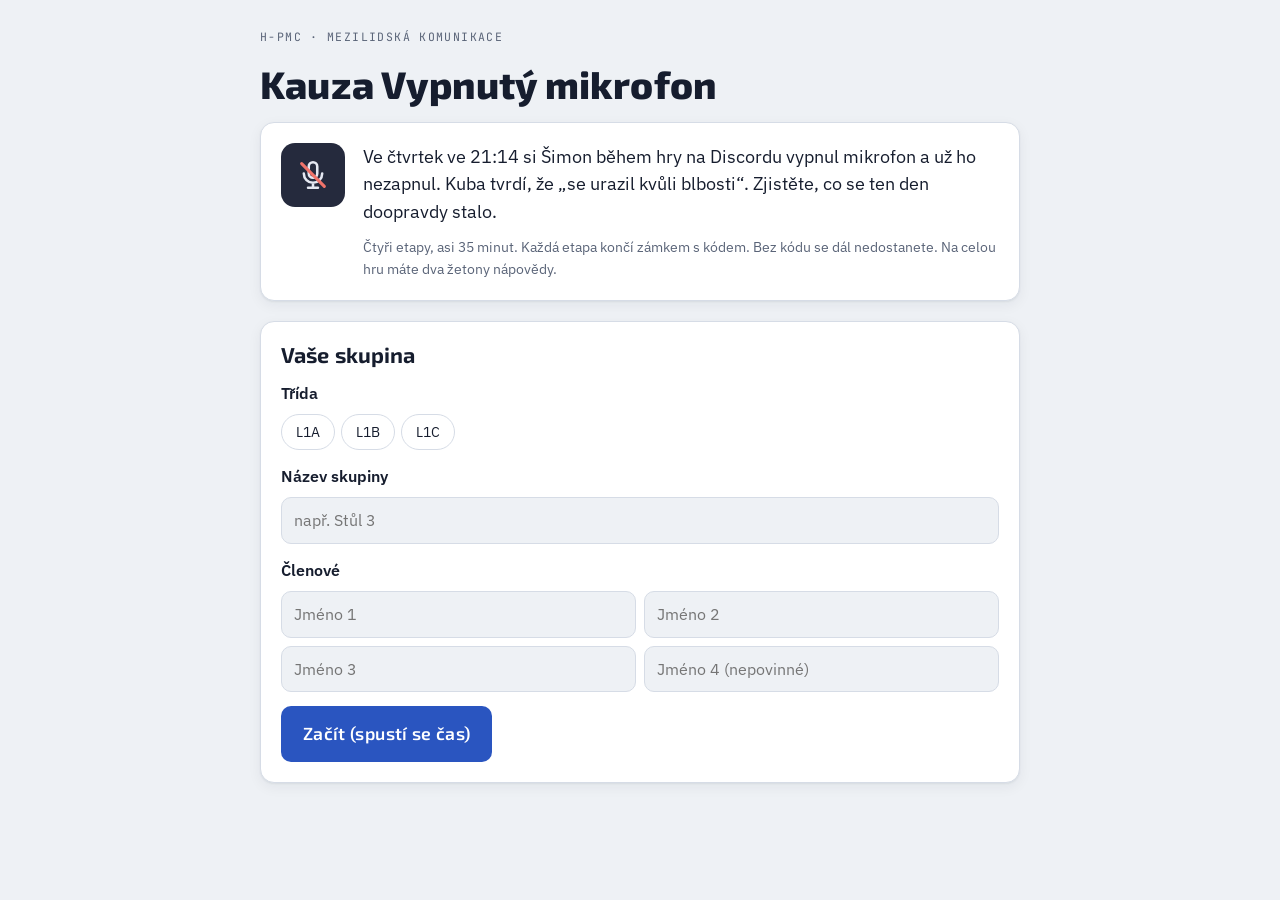
<file: kauza/index.html>
<!doctype html>
<html lang="cs">
<head>
<meta charset="utf-8">
<meta name="viewport" content="width=device-width, initial-scale=1, viewport-fit=cover">
<title>Kauza Vypnutý mikrofon</title>
<meta name="claude:viewport-fit-sides" content="cover">
<link rel="preconnect" href="https://fonts.googleapis.com">
<link rel="preconnect" href="https://fonts.gstatic.com" crossorigin>
<link rel="stylesheet" href="https://fonts.googleapis.com/css2?family=Exo+2:wght@500;600;700;800&family=IBM+Plex+Sans:ital,wght@0,400;0,500;0,600;1,400&family=JetBrains+Mono:wght@500;700&display=swap">
<style>
/* Layout: spis (case file) — sticky case bar with stepper + timer, one stage per screen, evidence cards and chat transcripts, code lock at the foot of each stage. */
:root {
  --paper: #eef1f5;
  --card: #ffffff;
  --ink: #161d2e;
  --muted: #5a6478;
  --line: #d6dce6;
  --accent: #2a55c0;
  --accent-soft: #e3eafb;
  --tag: #f3c443;
  --tag-ink: #2b2206;
  --ok: #1d8656;
  --ok-soft: #e1f3ea;
  --bad: #c03b34;
  --bad-soft: #fbe7e5;
  --warn: #b7791f;
  --chat: #252a3d;
  --chat-2: #2f3550;
  --chat-fg: #e5e8f2;
  --chat-muted: #9ba3bd;
  --shadow: 0 1px 2px rgba(22,29,46,.06), 0 4px 14px rgba(22,29,46,.06);
  --f-display: "Exo 2", "Segoe UI", system-ui, sans-serif;
  --f-body: "IBM Plex Sans", "Segoe UI", system-ui, -apple-system, sans-serif;
  --f-mono: "JetBrains Mono", ui-monospace, "SFMono-Regular", Menlo, Consolas, monospace;
}
@media (prefers-color-scheme: dark) {
  :root:not([data-theme="light"]) {
    --paper: #0e131e; --card: #161d2b; --ink: #e6e9f0; --muted: #9aa3b6; --line: #2a3346;
    --accent: #84a5ff; --accent-soft: #1d2a4a; --tag: #e7bb3a; --tag-ink: #241c03;
    --ok: #4cc38a; --ok-soft: #12301f; --bad: #f0736a; --bad-soft: #3a1714; --warn: #e3a948;
    --chat: #0b0f19; --chat-2: #151b2b; --chat-fg: #e5e8f2; --chat-muted: #8e97b0;
    --shadow: 0 1px 2px rgba(0,0,0,.3), 0 4px 14px rgba(0,0,0,.25);
    color-scheme: dark;
  }
}
:root[data-theme="dark"] {
  --paper: #0e131e; --card: #161d2b; --ink: #e6e9f0; --muted: #9aa3b6; --line: #2a3346;
  --accent: #84a5ff; --accent-soft: #1d2a4a; --tag: #e7bb3a; --tag-ink: #241c03;
  --ok: #4cc38a; --ok-soft: #12301f; --bad: #f0736a; --bad-soft: #3a1714; --warn: #e3a948;
  --chat: #0b0f19; --chat-2: #151b2b; --chat-fg: #e5e8f2; --chat-muted: #8e97b0;
  --shadow: 0 1px 2px rgba(0,0,0,.3), 0 4px 14px rgba(0,0,0,.25);
  color-scheme: dark;
}
* { box-sizing: border-box; }
html, body { background: var(--paper); }
body {
  margin: 0; color: var(--ink); font-family: var(--f-body); font-size: 16px; line-height: 1.55;
  padding-left: max(16px, env(safe-area-inset-left, 0px));
  padding-right: max(16px, env(safe-area-inset-right, 0px));
  padding-block: 0 48px;
}
body::before { content: ""; position: fixed; inset: 0 0 auto; height: env(safe-area-inset-top, 0px); z-index: 10; background: var(--card); }
h1, h2, h3 { font-family: var(--f-display); line-height: 1.15; margin: 0; text-wrap: balance; letter-spacing: .005em; }
h1 { font-size: clamp(1.7rem, 5vw, 2.4rem); font-weight: 800; }
h2 { font-size: 1.35rem; font-weight: 700; }
h3 { font-size: 1.05rem; font-weight: 700; }
p { margin: 0; }
button, input, textarea, select { font: inherit; color: inherit; }
button { cursor: pointer; }
:focus-visible { outline: 3px solid var(--accent); outline-offset: 2px; border-radius: 6px; }
.wrap { max-width: 760px; margin: 0 auto; display: flex; flex-direction: column; gap: 20px; }
.eyebrow { font-family: var(--f-mono); font-size: .72rem; letter-spacing: .12em; text-transform: uppercase; color: var(--muted); }
.muted { color: var(--muted); }
.small { font-size: .88rem; }

/* case bar */
.bar {
  position: sticky; top: env(safe-area-inset-top, 0px); z-index: 5;
  margin: 0 calc(-1 * max(16px, env(safe-area-inset-left, 0px))) 0;
  padding: 10px max(16px, env(safe-area-inset-right, 0px)) 10px max(16px, env(safe-area-inset-left, 0px));
  background: var(--card); border-bottom: 1px solid var(--line);
}
.bar-in { max-width: 760px; margin: 0 auto; display: flex; flex-wrap: wrap; align-items: center; gap: 8px 16px; }
.brand { display: flex; align-items: center; gap: 10px; min-width: 0; flex: 1 1 220px; }
.brand svg { flex: none; }
.brand b { font-family: var(--f-display); font-weight: 800; font-size: 1rem; white-space: nowrap; overflow: hidden; text-overflow: ellipsis; }
.brand span { display: block; font-family: var(--f-mono); font-size: .68rem; color: var(--muted); letter-spacing: .08em; }
.meta { display: flex; align-items: center; gap: 12px; }
.clock { font-family: var(--f-mono); font-weight: 700; font-variant-numeric: tabular-nums; font-size: 1.05rem; }
.clock.late { color: var(--warn); }
.tokens { display: flex; gap: 4px; align-items: center; }
.tok { width: 22px; height: 22px; border-radius: 50%; border: 2px solid var(--tag); display: grid; place-items: center; }
.tok.used { opacity: .25; }
.steps { flex-basis: 100%; display: grid; grid-template-columns: repeat(4, 1fr); gap: 6px; }
.step { border: 0; background: var(--paper); border-radius: 8px; padding: 6px 8px; text-align: left; font-size: .78rem; line-height: 1.2; color: var(--muted); display: flex; gap: 6px; align-items: center; min-width: 0; }
.step i { font-style: normal; font-family: var(--f-mono); font-weight: 700; width: 20px; height: 20px; border-radius: 50%; display: grid; place-items: center; background: var(--line); color: var(--ink); flex: none; font-size: .72rem; }
.step span { overflow: hidden; text-overflow: ellipsis; white-space: nowrap; }
.step.cur { background: var(--accent-soft); color: var(--ink); font-weight: 600; }
.step.cur i { background: var(--accent); color: var(--card); }
.step.done i { background: var(--ok); color: var(--card); }
.step:disabled { cursor: default; }
@media (max-width: 520px) { .step span { display: none; } .step { justify-content: center; } }

/* blocks */
.card { background: var(--card); border: 1px solid var(--line); border-radius: 14px; padding: 20px; display: flex; flex-direction: column; gap: 14px; box-shadow: var(--shadow); }
.plain { display: flex; flex-direction: column; gap: 12px; }
.concept { background: var(--accent-soft); border-radius: 14px; padding: 18px 20px; display: flex; flex-direction: column; gap: 10px; }
.concept .eyebrow { color: var(--accent); }
.concept p { max-width: 65ch; }
.stage-head { display: flex; flex-direction: column; gap: 6px; padding-top: 22px; }
.stage-head p { max-width: 60ch; color: var(--muted); }

.evidence { display: grid; grid-template-columns: repeat(auto-fill, minmax(220px, 1fr)); gap: 10px; }
.ev { background: var(--card); border: 1px solid var(--line); border-radius: 10px; padding: 12px 14px 14px; display: flex; flex-direction: column; gap: 6px; position: relative; }
.ev .tag { align-self: flex-start; background: var(--tag); color: var(--tag-ink); font-family: var(--f-mono); font-size: .68rem; font-weight: 700; letter-spacing: .08em; padding: 2px 8px; border-radius: 4px; text-transform: uppercase; }
.ev small { color: var(--muted); font-style: italic; }

/* transcripts */
.convo { border: 1px solid var(--line); border-radius: 12px; overflow: hidden; background: var(--card); }
.convo-h { display: flex; justify-content: space-between; gap: 10px; flex-wrap: wrap; align-items: baseline; padding: 10px 14px; border-bottom: 1px solid var(--line); background: var(--paper); }
.convo-h b { font-family: var(--f-display); font-size: 1.05rem; }
.convo-h span { font-family: var(--f-mono); font-size: .75rem; color: var(--muted); }
.lines { list-style: none; margin: 0; padding: 8px 0; }
.lines li { padding: 6px 14px; display: grid; grid-template-columns: 76px 1fr; gap: 10px; }
.lines .who { font-weight: 600; font-size: .9rem; }
.lines .act { color: var(--muted); font-style: italic; }
.convo.discord { background: var(--chat); border-color: var(--chat); color: var(--chat-fg); }
.convo.discord .convo-h { background: var(--chat-2); border-color: transparent; }
.convo.discord .convo-h span { color: var(--chat-muted); }
.convo.discord .lines li { grid-template-columns: 22px 64px 1fr; }
.convo.discord .num { font-family: var(--f-mono); color: var(--chat-muted); font-size: .78rem; padding-top: 2px; }
.convo.discord .act { color: var(--chat-muted); }
.convo.discord .who.kuba { color: #f29d6b; }
.convo.discord .who.simon { color: #7fc8ff; }
.convo.discord .who.matyas { color: #9be08a; }
.pick-lines li { cursor: pointer; border-left: 3px solid transparent; }
.pick-lines li:hover { background: var(--chat-2); }
.pick-lines li.on { background: rgba(243,196,67,.16); border-left-color: var(--tag); }
.pick-lines[aria-disabled="true"] li { cursor: default; }

/* form */
.task { display: flex; flex-direction: column; gap: 16px; }
.q { display: flex; flex-direction: column; gap: 8px; }
.q > label, .q > .ql { font-weight: 600; }
.q .hint { font-size: .85rem; color: var(--muted); }
textarea, input[type=text] { width: 100%; background: var(--paper); border: 1px solid var(--line); border-radius: 10px; padding: 10px 12px; }
textarea { min-height: 76px; resize: vertical; }
textarea:focus, input:focus { outline: 2px solid var(--accent); outline-offset: 0; border-color: transparent; }
.seg { display: inline-flex; flex-wrap: wrap; gap: 6px; }
.seg button { border: 1px solid var(--line); background: var(--card); border-radius: 999px; padding: 6px 14px; font-size: .9rem; min-height: 36px; }
.seg button[aria-pressed="true"] { background: var(--ink); border-color: var(--ink); color: var(--card); }
.seg button:disabled { cursor: default; }
.chips { display: flex; flex-wrap: wrap; gap: 6px; }
.axis-grid { display: flex; flex-direction: column; gap: 0; border-top: 1px solid var(--line); }
.axis-row { display: grid; grid-template-columns: minmax(0, 1fr) auto; gap: 8px 14px; align-items: center; padding: 10px 0; border-bottom: 1px solid var(--line); }
.axis-row .an { font-weight: 600; font-size: .92rem; }
.axis-row .an small { display: block; font-weight: 400; color: var(--muted); }
@media (max-width: 600px) { .axis-row { grid-template-columns: 1fr; } }
.axes { display: flex; flex-direction: column; gap: 8px; }
.axes details { background: var(--card); border: 1px solid var(--line); border-radius: 10px; padding: 0 14px; }
.axes summary { cursor: pointer; padding: 11px 0; font-weight: 600; display: flex; justify-content: space-between; gap: 10px; list-style: none; }
.axes summary::-webkit-details-marker { display: none; }
.axes summary em { font-style: normal; color: var(--muted); font-weight: 400; font-size: .88rem; }
.axes .poles { display: grid; grid-template-columns: 1fr 1fr; gap: 10px; padding-bottom: 12px; }
.axes .pole { background: var(--paper); border-radius: 8px; padding: 10px 12px; font-size: .92rem; }
.axes .pole b { display: block; font-family: var(--f-display); margin-bottom: 2px; }
.axes .note { grid-column: 1 / -1; font-size: .86rem; color: var(--muted); }
@media (max-width: 560px) { .axes .poles { grid-template-columns: 1fr; } }
.pairs { display: flex; flex-direction: column; gap: 10px; }
.pair { display: grid; grid-template-columns: 26px minmax(0,1fr) auto; gap: 8px 12px; align-items: center; background: var(--paper); border-radius: 10px; padding: 10px 12px; }
.pair .n { font-family: var(--f-mono); color: var(--muted); }
.pair q { quotes: "„" "“"; }
.pair .pl { display: block; }
@media (max-width: 560px) { .pair { grid-template-columns: 22px minmax(0,1fr); } .pair .seg { grid-column: 2; } }
.legend { display: flex; flex-wrap: wrap; gap: 6px 16px; font-size: .88rem; }
.legend b { font-family: var(--f-mono); }

/* lock */
.lock { border: 2px dashed var(--line); border-radius: 14px; padding: 16px; display: flex; flex-direction: column; gap: 12px; background: var(--card); }
.lock-h { display: flex; align-items: center; gap: 10px; }
.lock-h h3 { font-size: 1rem; }
.lock .code-in { font-family: var(--f-mono); font-size: 1.4rem; letter-spacing: .3em; text-transform: uppercase; max-width: 220px; text-align: center; }
.lock-row { display: flex; flex-wrap: wrap; gap: 10px; align-items: center; }
.btn { border: 0; border-radius: 10px; padding: 11px 18px; font-weight: 600; background: var(--accent); color: var(--card); min-height: 44px; font-family: var(--f-display); letter-spacing: .02em; }
.btn:disabled { opacity: .45; cursor: not-allowed; }
.btn.ghost { background: transparent; color: var(--accent); border: 1px solid var(--line); }
.btn.big { font-size: 1.1rem; padding: 14px 22px; }
.msg { border-radius: 10px; padding: 10px 14px; font-size: .95rem; }
.msg.bad { background: var(--bad-soft); color: var(--bad); }
.msg.ok { background: var(--ok-soft); color: var(--ok); font-weight: 600; }
.msg.info { background: var(--accent-soft); }
.msg.tip { background: var(--paper); border-left: 4px solid var(--tag); }
.shake { animation: shake .35s; }
@keyframes shake { 20%,60% { transform: translateX(-6px); } 40%,80% { transform: translateX(6px); } }
.stamp { align-self: flex-start; font-family: var(--f-display); font-weight: 800; letter-spacing: .14em; color: var(--ok); border: 3px solid var(--ok); border-radius: 6px; padding: 4px 12px; transform: rotate(-4deg); text-transform: uppercase; }
.missing { font-size: .85rem; color: var(--muted); }

/* setup */
.cover { padding-top: 28px; display: flex; flex-direction: column; gap: 16px; }
.cover .lede { font-size: 1.1rem; max-width: 56ch; }
.case-file { background: var(--card); border: 1px solid var(--line); border-radius: 14px; padding: 20px; box-shadow: var(--shadow); display: grid; grid-template-columns: auto 1fr; gap: 18px; align-items: start; }
.case-file .mic { width: 64px; height: 64px; border-radius: 14px; background: var(--chat); display: grid; place-items: center; }
@media (max-width: 520px) { .case-file { grid-template-columns: 1fr; } }
.members { display: grid; grid-template-columns: 1fr 1fr; gap: 8px; }
@media (max-width: 520px) { .members { grid-template-columns: 1fr; } }

/* chat composer */
.compose { background: var(--chat); border-radius: 14px; padding: 14px; color: var(--chat-fg); display: flex; flex-direction: column; gap: 10px; }
.compose .to { font-family: var(--f-mono); font-size: .78rem; color: var(--chat-muted); display: flex; gap: 8px; align-items: center; }
.compose .dot { width: 8px; height: 8px; border-radius: 50%; background: #4cc38a; }
.compose textarea { background: var(--chat-2); border-color: transparent; color: var(--chat-fg); min-height: 96px; }
.compose .count { font-family: var(--f-mono); font-size: .75rem; color: var(--chat-muted); align-self: flex-end; }
.typing { font-family: var(--f-mono); font-size: .82rem; color: var(--chat-muted); }
.typing s { opacity: .7; }
.checks { display: flex; flex-direction: column; gap: 8px; }
.checks label { display: flex; gap: 10px; align-items: flex-start; background: var(--paper); padding: 10px 12px; border-radius: 10px; cursor: pointer; }
.checks input { width: 20px; height: 20px; margin-top: 2px; accent-color: var(--accent); flex: none; }

.foot { display: flex; justify-content: space-between; flex-wrap: wrap; gap: 10px; font-size: .82rem; color: var(--muted); padding-top: 12px; }
.linkish { background: none; border: 0; color: var(--muted); text-decoration: underline; padding: 0; font-size: .82rem; }
.banner { background: var(--tag); color: var(--tag-ink); border-radius: 10px; padding: 8px 12px; font-size: .85rem; }

/* teacher */
.tw { max-width: 1100px; }
.tbl-wrap { overflow-x: auto; border: 1px solid var(--line); border-radius: 12px; background: var(--card); }
table { border-collapse: collapse; width: 100%; font-size: .92rem; }
th, td { text-align: left; padding: 9px 12px; border-bottom: 1px solid var(--line); white-space: nowrap; font-variant-numeric: tabular-nums; }
th { font-family: var(--f-mono); font-size: .7rem; letter-spacing: .1em; text-transform: uppercase; color: var(--muted); background: var(--paper); }
td.t { font-family: var(--f-mono); }
td.pend { color: var(--muted); }
.rank { font-family: var(--f-display); font-weight: 800; }
.msgs { display: grid; grid-template-columns: repeat(auto-fill, minmax(280px, 1fr)); gap: 12px; }
.mcard { background: var(--card); border: 1px solid var(--line); border-radius: 12px; padding: 14px 16px; display: flex; flex-direction: column; gap: 8px; }
.mcard .bubble { background: var(--chat); color: var(--chat-fg); border-radius: 12px 12px 12px 4px; padding: 10px 12px; }
.mcard .why { font-size: .9rem; color: var(--muted); }
.projector .mcard { font-size: 1.35rem; }
.projector .msgs { grid-template-columns: 1fr; }
.projector .hide-proj { display: none !important; }
.det { font-size: .9rem; display: flex; flex-direction: column; gap: 6px; }
.det dt { font-weight: 600; }
.det dd { margin: 0 0 6px; color: var(--muted); white-space: pre-wrap; }
.keygrid { display: grid; grid-template-columns: repeat(auto-fill, minmax(200px, 1fr)); gap: 10px; }
.key { background: var(--paper); border-radius: 10px; padding: 10px 12px; }
.key b { font-family: var(--f-mono); font-size: 1.2rem; }
@media (prefers-reduced-motion: reduce) { .shake { animation: none; } * { scroll-behavior: auto !important; } }
</style>

<div id="app"></div>

<script>
(function () {
'use strict';

/* ---------- obsah ---------- */
var H = { s1: '1j38gwq', s2: '16s6a96', s3a: '1q93u3q', s3b: '1j38gwn' };
function hsh(s) { s = 'mikrofon:' + String(s).trim().toLowerCase().replace(/\s+/g, ''); var x = 5381; for (var i = 0; i < s.length; i++) x = (((x << 5) + x) + s.charCodeAt(i)) >>> 0; return x.toString(36); }

var STAGES = [
  { n: 1, short: 'Bez slov', title: 'Co Šimon řekl, aniž promluvil', target: 7 },
  { n: 2, short: 'Tři rozhovory', title: 'Tři rozhovory jednoho dne', target: 19 },
  { n: 3, short: 'O co šlo', title: 'O co se doopravdy hádali', target: 29 },
  { n: 4, short: 'Zpráva', title: 'Zpráva pro Kubu', target: 35 }
];

var EVIDENCE = [
  ['Ráno odešel z domu bez rozloučení.', 'máma'],
  ['Na zprávu „jdeš večer hrát?“ má Matyáš od 13:05 „přečteno“. Odpověď přišla v 16:40.', 'Matyáš'],
  ['O přestávce seděl v lavici se sluchátky na uších.', 'spolužačka'],
  ['Na chemii přišel o pět minut později.', 'učitelka'],
  ['U večeře neřekl ani slovo.', 'táta'],
  ['Ve 21:14 si na Discordu vypnul mikrofon.', 'Kuba']
];

var AXES = [
  { id: 'verb', name: 'Verbální – neverbální', q: 'Čím sdělujeme?', l: 'verbální', r: 'neverbální',
    L: 'Slovy, mluvenou i psanou řečí. Slovy hlavně vysvětlujeme, argumentujeme, ptáme se a odpovídáme; nesou věcný obsah.',
    R: 'Beze slov: mimikou, pohledem, gesty, postojem, dotekem, vzdáleností, oblečením. Patří sem i tón, důraz, pomlky a tempo řeči. Nese hlavně city a postoje.',
    note: 'Obvykle je přítomné obojí. Ptejte se, co v rozhovoru převažuje a co je rozhodující.' },
  { id: 'sym', name: 'Symetrická – asymetrická', q: 'Jak vyvážený je podíl účastníků?', l: 'symetrická', r: 'asymetrická',
    L: 'Účastníci mají zhruba stejný prostor a vliv. Nikdo nemá automaticky poslední slovo.',
    R: 'Jeden víc mluví, vede a rozhoduje. Plyne z postavení, věku, odbornosti, odpovědnosti (rodič–dítě), nebo z povahy.',
    note: 'Poznáte ji podle toho, kdo má poslední slovo a kdo komu skáče do řeči. Asymetrie sama není chyba; problém je, když slabšího blokuje.' },
  { id: 'harm', name: 'Harmonická – konfliktní', q: 'Kam rozhovor směřuje?', l: 'harmonická', r: 'konfliktní',
    L: 'Účastníci docházejí k souladu zájmů. Každý odchází s tím, co potřeboval.',
    R: 'Rozpory se vyhrocují, roste nespokojenost se vztahem, hrozí napadení nebo rozpad vztahu.',
    note: '' },
  { id: 'sout', name: 'Soutěživá – spolupracující', q: 'Jde o vítězství, nebo o společný cíl?', l: 'soutěživá', r: 'spolupracující',
    L: 'Jde o to, kdo je lepší a kdo vyhraje. Řídí se pravidly; když je někdo poruší, mění se v konfliktní.',
    R: 'Úkoly se dělí podle společného záměru, lidé si vycházejí vstříc a pomáhají si.',
    note: 'Existuje i smíšená podoba: uvnitř týmu spolupráce, navenek soutěž s jiným týmem.' },
  { id: 'form', name: 'Formální – neformální', q: 'Rozhodují role a úkol, nebo osobní vztah?', l: 'formální', r: 'neformální',
    L: 'City ustupují do pozadí. Rozhoduje úkol, pravidla a role, které lidé zastávají (lékař a sestra při operaci, žák a ředitel).',
    R: 'Lidé komunikují podle osobních sympatií, antipatií a citů (kamarádi, zamilovaní, rozhádané sousedky).',
    note: '' }
];

var CONVOS = {
  A: { title: 'Rozhovor A', meta: '7:20 · kuchyň · Šimon a sestra Lucka', lines: [
    ['Lucka', 'Dneska vynášíš koš ty, já to dělala včera.'],
    ['Šimon', 'To není pravda, včera to byl táta.'],
    ['Lucka', 'Tak minule. Ty jsi to neudělal celý týden.'],
    ['Šimon', 'A ty jsi celý týden hodinu ve sprše.', 'odejde a práskne dveřmi']
  ]},
  B: { title: 'Rozhovor B', meta: '17:30 · obývák · Šimon a táta', lines: [
    ['Šimon', 'Tati, máš chvilku? Potřeboval bych nový sluchátka, ty starý se rozpadaj.'],
    ['Táta', 'Hm.', 'nezvedne oči od telefonu'],
    ['Šimon', 'Stojej asi patnáct stovek. Kuba a Matyáš už maj lepší.'],
    ['Táta', 'Kuba a Matyáš. Tak jo. Sepiš mi, za co jsi tenhle měsíc utratil kapesný, a v neděli se k tomu vrátíme.'],
    ['Šimon', 'Dobře.', 'protočí oči']
  ]},
  C: { title: 'Rozhovor C', meta: '21:10 · Discord · proti jinému týmu', discord: true, lines: [
    ['Kuba', 'Šimone, jdi doleva! DOLEVA!'],
    ['Šimon', 'Já tam jdu, nekřič na mě.'],
    ['Kuba', 'Ty seš fakt nejhorší support, co jsem kdy viděl.'],
    ['Šimon', 'Tak si najdi jinýho.'],
    ['Matyáš', 'Kluci, klid, ještě to můžem otočit. Kuba jde se mnou, Šimon kryje.'],
    ['Kuba', 'Jo, hlavně ať zase neusne.'],
    ['', '', 'Šimon si vypne mikrofon.']
  ]},
  D: { title: 'Bonus: Po zápase', meta: 'šatna · fotbalistky právě prohrály, Anna neproměnila penaltu', lines: [
    ['', '', 'Anna sedí na lavičce, hlavu v dlaních. Kapitánka Bára si k ní mlčky sedne a chvíli nic neříká. Pak jí položí ruku na rameno. Anna zvedne hlavu, Bára pokrčí rameny a trochu se usměje.'],
    ['Bára', 'Příště.']
  ]},
  E: { title: 'Bonus: Omluva', meta: 'e-mail třídní učitelce a její odpověď', lines: [
    ['Tereza', 'Dobrý den, paní učitelko, omlouvám se, ale zítra nebudu ve škole kvůli vyšetření u lékaře. Omluvenku od rodičů přinesu ve středu. S pozdravem Tereza Nováková, L1B'],
    ['Učitelka', 'Dobrý den, Terezo, děkuji za informaci. Nezapomeňte si doplnit zápis z chemie. J. Dvořáková']
  ]}
};

var PAIRS = [
  ['Přijď hned do kabinetu.', 'Mohl bys za mnou pak prosím zajít?'],
  ['Můžu jet o víkendu na chatu?', 'Můžu dneska přijít až v deset?'],
  ['Tady máš ty poznámky, šprte.', 'Tady máš ten nabíječ, šprte.'],
  ['Zase tu nikdo nevynesl koš.', 'Zase tu nikdo nevynesl koš.', 'vyčítavě', 'se smíchem']
];

var Q2 = [
  'Ve kterém rozhovoru rozhoduje jen jeden z účastníků?',
  'Ve kterém Šimon s jedněmi spolupracuje a proti jiným soutěží?',
  'Ve kterém jde o to, kdo vyhraje, a nikdo nemá nad druhým moc?'
];

var WRONG = {
  1: 'Ještě ne. Přečtěte si znovu první větu textu o Watzlawickovi.',
  2: 'Ještě ne. Otázka 3 hledá rozhovor, který je soutěživý a symetrický zároveň.',
  '3a': 'Dvojice vět ještě nesedí. U každé se ptejte: je obsah stejný? A zní to mezi těmi lidmi stejně?',
  '3b': 'Řádek ještě nesedí. Hledejte první větu, která hodnotí člověka, ne jeho tah ve hře.'
};
var TOKEN_HINT = {
  1: 'Podle Watzlawicka nelze nekomunikovat. Odchod bez rozloučení, „přečteno“ i vypnutý mikrofon něco sdělují, i když to Šimon nezamýšlel.',
  2: 'V rozhovoru B má poslední slovo jen jeden. V rozhovoru C hraje Šimon s Kubou a Matyášem proti jinému týmu.',
  3: 'Dvojice 3: poznámky a nabíječ jsou různé věci, ale „šprte“ zní v obou stejně. Dvojice 4: stejná věta, jiný tón. Řádek: „nekřič na mě“ ještě řeší tón, útok na osobu přijde až potom.',
  4: 'Zkuste stavbu: 1) uznám, co se stalo ve hře, 2) řeknu, co mě zasáhlo, 3) řeknu, co chci příště jinak.'
};


/* ---------- úložiště a backend ---------- */
var KEY = 'kauza-mikrofon-v1';
// Adresa nasazené webové aplikace Apps Scriptu (končí /exec). Prázdná = hra funguje, jen se nic neukládá.
var API_URL = 'https://script.google.com/macros/s/AKfycbyfIXiJ-eb0ZU_v2tfCTtH92utXOUjDx-R9wfDTp-sh7k9Wf1Bdy66bfmRcMqJn_kJybg/exec';
var hasGAS = !!(window.google && google.script && google.script.run);
var hasHTTP = !hasGAS && /^https:\/\/script\.google\.com\/.+\/exec$/.test(API_URL);
var hasBackend = hasGAS || hasHTTP;
function postEvent(p, onFail) {
  if (hasGAS) { google.script.run.withFailureHandler(onFail).logEvent(p); return; }
  if (!hasHTTP) return;
  fetch(API_URL, { method: 'POST', headers: { 'Content-Type': 'text/plain;charset=utf-8' }, body: JSON.stringify(p) })
    .then(function (r) { return r.json(); })
    .then(function (d) { if (!d || !d.ok) onFail(); })
    .catch(onFail);
}
function load() { try { var s = localStorage.getItem(KEY); return s ? JSON.parse(s) : null; } catch (e) { return null; } }
function save() { try { localStorage.setItem(KEY, JSON.stringify(S)); } catch (e) {} }
function fresh() { return { session: Math.random().toString(36).slice(2, 10), trida: '', skupina: '', clenove: ['', '', '', ''], roles: null, stage: 0, view: 0, start: null, done: {}, attempts: { 1: 0, 2: 0, 3: 0 }, tokens: 2, tokenUsed: {}, a: {}, bonusSent: false }; }
var S = load() || fresh();

var queue = [];
function send(typ, extra) {
  var p = { trida: S.trida, skupina: S.skupina, clenove: S.clenove.filter(Boolean).join(', '), session: S.session, typ: typ };
  for (var k in extra) p[k] = extra[k];
  if (!hasBackend) return;
  postEvent(p, function () { queue.push(p); });
}
setInterval(function () {
  if (!hasBackend || !queue.length) return;
  var p = queue.shift();
  postEvent(p, function () { queue.push(p); });
}, 8000);

/* ---------- pomocné ---------- */
var app = document.getElementById('app');
function esc(s) { return String(s == null ? '' : s).replace(/[&<>"]/g, function (c) { return { '&': '&amp;', '<': '&lt;', '>': '&gt;', '"': '&quot;' }[c]; }); }
function mmss(ms) { if (ms == null || ms < 0) return '–'; var t = Math.floor(ms / 1000); var m = Math.floor(t / 60), s = t % 60; return m + ':' + (s < 10 ? '0' : '') + s; }
function elapsed() { return S.start ? Date.now() - S.start : 0; }
function A(k) { return S.a[k]; }
function len(k) { return String(S.a[k] || '').trim().length; }
var MIC = '<svg width="34" height="34" viewBox="0 0 24 24" fill="none" aria-hidden="true"><rect x="9" y="3" width="6" height="11" rx="3" stroke="currentColor" stroke-width="1.8"/><path d="M5.5 11a6.5 6.5 0 0 0 13 0M12 17.5V21M8.5 21h7" stroke="currentColor" stroke-width="1.8" stroke-linecap="round"/><path d="M4 4l16 16" stroke="#f0736a" stroke-width="2.2" stroke-linecap="round"/></svg>';
var LENS = '<svg width="14" height="14" viewBox="0 0 24 24" fill="none" aria-hidden="true"><circle cx="10" cy="10" r="6" stroke="currentColor" stroke-width="2.4"/><path d="M15 15l5 5" stroke="currentColor" stroke-width="2.4" stroke-linecap="round"/></svg>';
var PAD = '<svg width="22" height="22" viewBox="0 0 24 24" fill="none" aria-hidden="true"><rect x="4.5" y="10.5" width="15" height="10" rx="2.5" stroke="currentColor" stroke-width="1.8"/><path d="M8 10.5V8a4 4 0 0 1 8 0v2.5" stroke="currentColor" stroke-width="1.8"/></svg>';

function seg(key, opts, locked) {
  return '<div class="seg" role="group">' + opts.map(function (o) {
    return '<button type="button" data-seg="' + key + '" data-val="' + esc(o[0]) + '" aria-pressed="' + (A(key) === o[0]) + '"' + (locked ? ' disabled' : '') + '>' + esc(o[1]) + '</button>';
  }).join('') + '</div>';
}
function ta(key, ph, locked, rows) {
  return '<textarea id="f-' + key + '" data-k="' + key + '" placeholder="' + esc(ph) + '"' + (rows ? ' rows="' + rows + '"' : '') + (locked ? ' readonly' : '') + '>' + esc(A(key) || '') + '</textarea>';
}
function convo(id, opts) {
  opts = opts || {};
  var c = CONVOS[id], d = !!c.discord;
  var lis = c.lines.map(function (l, i) {
    var who = l[0], txt = l[1], act = l[2];
    var cls = who === 'Kuba' ? 'kuba' : who === 'Šimon' ? 'simon' : who === 'Matyáš' ? 'matyas' : '';
    var body = (txt ? esc(txt) : '') + (act ? (txt ? ' ' : '') + '<span class="act">(' + esc(act) + ')</span>' : '');
    var on = opts.pick && String(A(opts.pick)) === String(i + 1) ? ' class="on"' : '';
    return '<li' + on + (opts.pick ? ' data-line="' + (i + 1) + '" tabindex="0" role="button"' : '') + '>' + (d ? '<span class="num">' + (i + 1) + '</span>' : '') + '<span class="who ' + cls + '">' + esc(who) + '</span><span>' + body + '</span></li>';
  }).join('');
  return '<div class="convo' + (d ? ' discord' : '') + '"><div class="convo-h"><b>' + esc(c.title) + '</b><span>' + esc(c.meta) + '</span></div><ol class="lines' + (opts.pick ? ' pick-lines' : '') + '"' + (opts.locked ? ' aria-disabled="true"' : '') + '>' + lis + '</ol></div>';
}
function axisRows(prefix, locked) {
  return '<div class="axis-grid">' + AXES.map(function (ax) {
    return '<div class="axis-row"><div class="an">' + esc(ax.name) + '<small>' + esc(ax.q) + '</small></div>' +
      seg(prefix + '_' + ax.id, [['L', ax.l], ['M', 'mezi'], ['R', ax.r]], locked) + '</div>';
  }).join('') + '</div>';
}

/* ---------- obrazovky ---------- */
function bar() {
  if (S.stage === 0) return '';
  var cur = S.view;
  var st = STAGES.map(function (s) {
    var done = !!S.done[s.n], isCur = cur === s.n;
    var can = done || s.n === S.stage;
    return '<button class="step' + (isCur ? ' cur' : '') + (done ? ' done' : '') + '" data-go="' + s.n + '"' + (can ? '' : ' disabled') + ' aria-label="Etapa ' + s.n + ': ' + esc(s.short) + '"><i>' + (done ? '✓' : s.n) + '</i><span>' + esc(s.short) + '</span></button>';
  }).join('');
  var tok = '';
  for (var i = 0; i < 2; i++) tok += '<span class="tok' + (i >= S.tokens ? ' used' : '') + '" title="Žeton nápovědy">' + LENS + '</span>';
  return '<header class="bar"><div class="bar-in"><div class="brand">' + MIC + '<div style="min-width:0"><b>Kauza Vypnutý mikrofon</b><span>' + esc(S.skupina) + ' · ' + esc(S.trida) + '</span></div></div>' +
    '<div class="meta"><div class="tokens" aria-label="Zbývající žetony: ' + S.tokens + '">' + tok + '</div><div class="clock" id="clock">0:00</div></div>' +
    '<nav class="steps" aria-label="Etapy">' + st + '</nav></div></header>';
}

function setup() {
  var t = ['L1A', 'L1B', 'L1C'].map(function (c) { return [c, c]; });
  var m = S.clenove.map(function (v, i) { return '<input type="text" id="m' + i + '" data-mem="' + i + '" placeholder="Jméno ' + (i + 1) + (i > 2 ? ' (nepovinné)' : '') + '" value="' + esc(v) + '" autocomplete="off">'; }).join('');
  return '<main class="wrap"><section class="cover">' + previewBanner() +
    '<span class="eyebrow">H-PMC · Mezilidská komunikace</span><h1>Kauza Vypnutý mikrofon</h1>' +
    '<div class="case-file"><div class="mic" style="color:#e5e8f2">' + MIC + '</div><div class="plain"><p class="lede">Ve čtvrtek ve 21:14 si Šimon během hry na Discordu vypnul mikrofon a už ho nezapnul. Kuba tvrdí, že „se urazil kvůli blbosti“. Zjistěte, co se ten den doopravdy stalo.</p>' +
    '<p class="muted small">Čtyři etapy, asi 35 minut. Každá etapa končí zámkem s kódem. Bez kódu se dál nedostanete. Na celou hru máte dva žetony nápovědy.</p></div></div></section>' +
    '<section class="card"><h2>Vaše skupina</h2>' +
    '<div class="q"><span class="ql">Třída</span>' + seg('_trida', t) + '</div>' +
    '<div class="q"><label for="grp">Název skupiny</label><input type="text" id="grp" data-grp="1" placeholder="např. Stůl 3" value="' + esc(S.skupina) + '" autocomplete="off"></div>' +
    '<div class="q"><span class="ql">Členové</span><div class="members">' + m + '</div></div>' +
    '<div class="lock-row"><button class="btn big" data-act="begin">Začít (spustí se čas)</button><span class="missing" id="setup-miss"></span></div>' +
    '</section></main>';
}

function previewBanner() {
  return '';
}

function stageHead(n, lede) {
  var s = STAGES[n - 1];
  return '<div class="stage-head"><span class="eyebrow">Etapa ' + n + ' ze 4 · doporučeno do ' + s.target + ':00</span><h1>' + esc(s.title) + '</h1>' + (lede ? '<p>' + lede + '</p>' : '') + '</div>';
}

function tokenBlock(n) {
  if (S.tokenUsed[n]) return '<div class="msg tip"><b>Nápověda:</b> ' + esc(TOKEN_HINT[n]) + '</div>';
  if (S.done[n] || S.tokens <= 0) return '';
  return '<div><button class="btn ghost" data-act="token" data-n="' + n + '">' + LENS + ' Použít žeton nápovědy (zbývá ' + S.tokens + ')</button></div>';
}

function lockBox(n, inner, ready, missing) {
  if (S.done[n]) return '<div class="lock"><span class="stamp">Odemčeno · ' + mmss(S.done[n] - S.start) + '</span>' + (n < 4 && S.stage > n && S.view === n ? '<button class="btn" data-go="' + S.stage + '">Pokračovat na etapu ' + Math.min(S.stage, 4) + '</button>' : '') + '</div>';
  return '<div class="lock" id="lock"><div class="lock-h">' + PAD + '<h3>Zámek etapy ' + n + '</h3></div>' + inner +
    '<div class="lock-row"><button class="btn" data-act="unlock" data-n="' + n + '"' + (ready ? '' : ' disabled') + '>Odemknout</button>' +
    (ready ? '' : '<span class="missing">' + esc(missing) + '</span>') + '</div><div id="lockmsg"></div></div>';
}

function stage1() {
  var lk = !!S.done[1];
  var ev = EVIDENCE.map(function (e, i) { return '<div class="ev"><span class="tag">Důkaz ' + (i + 1) + '</span><p>' + esc(e[0]) + '</p><small>vypověděl(a): ' + esc(e[1]) + '</small></div>'; }).join('');
  var picks = EVIDENCE.map(function (e, i) { return [String(i + 1), 'Důkaz ' + (i + 1)]; });
  var ready = A('s1_pick') && len('s1_v1') >= 10 && len('s1_v2') >= 10 && String(A('s1_code') || '').trim();
  return stageHead(1, 'Šest věcí, které o Šimonovi ten den řekli ostatní. Ani u jedné z nich Šimon nic neřekl.') +
    '<section class="concept"><span class="eyebrow">Pojem</span><h2>Nelze nekomunikovat</h2><p>Psycholog Paul Watzlawick tvrdil: <b>nelze nekomunikovat</b>. Nesdělujeme jen slovy, ale i mlčením, zpožděním, oblečením nebo tím, jestli odpovíme na zprávu. Druhý z toho vždy něco vyčte, i když jsme nic sdělit nechtěli. Co přesně, to ale nikdy nevíme jistě.</p></section>' +
    '<section class="plain"><h2>Důkazy</h2><div class="evidence">' + ev + '</div></section>' +
    '<section class="card task"><h2>Úkol</h2>' +
    '<div class="q"><span class="ql">a) Vyberte jeden důkaz.</span>' + seg('s1_pick', picks, lk) + '</div>' +
    '<div class="q"><label for="f-s1_v1">b) Co tím Šimon mohl sdělovat? První výklad</label>' + ta('s1_v1', 'Mohl tím říkat, že…', lk) + '</div>' +
    '<div class="q"><label for="f-s1_v2">c) A úplně jiný výklad téže věci</label>' + ta('s1_v2', 'Nebo to mohlo znamenat…', lk) + '</div></section>' +
    tokenBlock(1) +
    lockBox(1, '<div class="q"><label for="f-s1_code">Kolik z těchto šesti věcí byla komunikace?</label><input type="text" inputmode="numeric" class="code-in" id="f-s1_code" data-k="s1_code" maxlength="2" value="' + esc(A('s1_code') || '') + '" autocomplete="off"></div>',
      ready, 'Nejdřív vyberte důkaz a napište oba výklady.');
}

function stage2() {
  var lk = !!S.done[2];
  var axes = AXES.map(function (ax, i) {
    return '<details' + (i === 0 ? ' open' : '') + '><summary>' + esc(ax.name) + '<em>' + esc(ax.q) + '</em></summary><div class="poles"><div class="pole"><b>' + esc(ax.l) + '</b>' + esc(ax.L) + '</div><div class="pole"><b>' + esc(ax.r) + '</b>' + esc(ax.R) + '</div>' + (ax.note ? '<div class="note">' + esc(ax.note) + '</div>' : '') + '</div></details>';
  }).join('');
  var allAx = ['A', 'B', 'C'].every(function (c) { return AXES.every(function (ax) { return A('s2_' + c + '_' + ax.id); }); });
  var ready = allAx && len('s2_spor') >= 10 && A('s2_q1') && A('s2_q2') && A('s2_q3');
  var qs = Q2.map(function (q, i) { return '<div class="q"><span class="ql">' + (i + 1) + '. ' + esc(q) + '</span>' + seg('s2_q' + (i + 1), [['A', 'A'], ['B', 'B'], ['C', 'C']], lk) + '</div>'; }).join('');
  return stageHead(2, 'Tři rozhovory z jednoho Šimonova dne. Rozdělte si postavy a čtěte nahlas; poznámky v závorkách přehrajte.') +
    '<section class="concept"><span class="eyebrow">Pojem</span><h2>Druhy komunikace podle Heluse</h2><p>Komunikaci můžeme třídit podle pěti dvojic. Většina rozhovorů leží někde mezi póly a během rozhovoru se může posunout. Rozklikněte si každou osu.</p><div class="axes">' + axes + '</div></section>' +
    '<section class="plain"><h2>Důkazy</h2>' + convo('A') + convo('B') + convo('C') + '</section>' +
    '<section class="card task"><h2>Úkol a) Zařaďte rozhovory na všech osách</h2>' +
    ['A', 'B', 'C'].map(function (c) { return '<div class="q"><h3>' + CONVOS[c].title + '</h3>' + axisRows('s2_' + c, lk) + '</div>'; }).join('') +
    '<div class="q"><label for="f-s2_spor">b) Na které ose jste se ve skupině neshodli? Napište oba názory.</label>' + ta('s2_spor', 'Na ose … si jedni mysleli…, druzí…', lk) + '</div></section>' +
    tokenBlock(2) +
    lockBox(2, '<p class="small muted">Odpovězte písmenem rozhovoru. Z odpovědí se složí kód.</p>' + qs, ready, 'Nejdřív zařaďte všechny tři rozhovory, vyplňte spornou osu a odpovězte na tři otázky.');
}

function stage3() {
  var lk = !!S.done[3];
  var pairs = PAIRS.map(function (p, i) {
    return '<div class="pair"><span class="n">' + (i + 1) + '</span><div><span class="pl"><q>' + esc(p[0]) + '</q>' + (p[2] ? ' <i class="muted small">(' + esc(p[2]) + ')</i>' : '') + '</span><span class="pl"><q>' + esc(p[1]) + '</q>' + (p[3] ? ' <i class="muted small">(' + esc(p[3]) + ')</i>' : '') + '</span></div>' + seg('s3_p' + (i + 1), [['X', 'X'], ['Y', 'Y']], lk) + '</div>';
  }).join('');
  var pairsDone = [1, 2, 3, 4].every(function (i) { return A('s3_p' + i); });
  var ready = pairsDone && A('s3_line') && len('s3_vec') >= 5 && len('s3_vztah') >= 5;
  return stageHead(3, 'Kuba tvrdí, že šlo jen o hru. Ověřte to.') +
    '<section class="concept"><span class="eyebrow">Pojem</span><h2>Věcná a vztahová rovina</h2><p>Každé sdělení má <b>věcnou rovinu</b> (co říkám) a <b>vztahovou rovinu</b> (jak to říkám a kým si navzájem jsme). Stejný obsah může nést různý vztah a různý obsah stejný vztah.</p><p>Spor o věc se dá ověřit, třeba kalkulačkou nebo v pravidlech hry. Spor o vztah ne, a často ani nepoznáme, že se o vztah vede.</p></section>' +
    '<section class="card task"><h2>Úkol a) Dvojice vět</h2><div class="legend"><span><b>X</b> = stejná věc, jiný vztah</span><span><b>Y</b> = jiná věc, stejný vztah</span></div><div class="pairs">' + pairs + '</div></section>' +
    '<section class="card task"><h2>Úkol b) Kde to přestala být hra?</h2><p>Klikněte na první řádek, ve kterém někdo útočí na to, <b>jaký druhý je</b>, ne na to, co udělal ve hře.</p>' + convo('C', { pick: 's3_line', locked: lk }) + '</section>' +
    '<section class="card task"><h2>Úkol c) Ranní hádka</h2><p class="small muted">Vraťte se k rozhovoru A (Šimon a Lucka, koš).</p>' + convo('A') +
    '<div class="q"><label for="f-s3_vec">O co se hádají na věcné rovině?</label>' + ta('s3_vec', 'Věcně jde o…', lk, 2) + '</div>' +
    '<div class="q"><label for="f-s3_vztah">O co se hádají na vztahové rovině?</label>' + ta('s3_vztah', 'Ve skutečnosti řeší…', lk, 2) + '</div></section>' +
    tokenBlock(3) +
    lockBox(3, '<p class="small">Zámek zkontroluje dvojice vět (a) i vybraný řádek (b).</p>', ready, 'Nejdřív označte všechny dvojice, vyberte řádek a vyplňte obě roviny.');
}

function stage4() {
  var lk = !!S.done[4];
  var ready = len('s4_msg') >= 20 && A('s4_c1') && A('s4_c2') && A('s4_c3') && len('s4_why') >= 5;
  var ck = [['s4_c1', 'Zpráva uznává, co se stalo ve hře (věcná rovina).'], ['s4_c2', 'Zpráva říká, co Šimona zasáhlo (vztahová rovina).'], ['s4_c3', 'Zpráva říká, co Šimon chce příště jinak.']].map(function (c) {
    return '<label><input type="checkbox" id="' + c[0] + '" data-chk="' + c[0] + '"' + (A(c[0]) ? ' checked' : '') + (lk ? ' disabled' : '') + '><span>' + esc(c[1]) + '</span></label>';
  }).join('');
  var n = String(A('s4_msg') || '').length;
  return stageHead(4, 'Napište za Šimona zprávu Kubovi.') +
    '<section class="compose"><div class="to"><span class="dot"></span>Kuba · online · 23:40</div><div class="typing">Šimon píše… <s>hele</s> · smazáno · <s>sorry ale</s> · smazáno</div>' +
    '<label class="sr" for="f-s4_msg" style="position:absolute;left:-9999px">Zpráva pro Kubu</label>' + ta('s4_msg', 'Napište zprávu za Šimona (nejvýš tři věty)…', lk) +
    '<span class="count" id="count">' + n + ' znaků</span></section>' +
    '<section class="card task"><h2>Kontrola zprávy</h2><p class="small muted">Zaškrtněte jen to, co ve zprávě opravdu je. Zpráva má znít jako od kamaráda, ne jako omluvenka.</p><div class="checks">' + ck + '</div>' +
    '<div class="q"><label for="f-s4_why">Tak proč Šimon vypnul mikrofon? Jedna věta.</label>' + ta('s4_why', 'Myslíme si, že…', lk, 2) + '</div></section>' +
    tokenBlock(4) +
    (lk ? '' : '<div class="lock"><div class="lock-h">' + PAD + '<h3>Odevzdání</h3></div><p class="small muted">Tady žádný kód není. Zprávy čte na konci hodiny učitel.</p><div class="lock-row"><button class="btn big" data-act="finish"' + (ready ? '' : ' disabled') + '>Odevzdat</button>' + (ready ? '' : '<span class="missing">Napište zprávu, zaškrtněte všechny tři body a odpovězte na otázku.</span>') + '</div></div>');
}

function finale() {
  var total = S.done[4] ? mmss(S.done[4] - S.start) : '–';
  return '<main class="wrap">' + previewBanner() + '<section class="cover"><span class="stamp">Odevzdáno</span><h1>Hotovo za ' + total + '</h1><p class="lede">Počkejte na ostatní skupiny. Na konci hodiny projdeme některé zprávy a rozebereme, proč Šimon mikrofon vypnul.</p></section>' +
    '<section class="card"><h2>Bonus</h2><p class="muted">Dva další rozhovory. Zařaďte je na všech pěti osách stejně jako v etapě 2.</p>' +
    convo('D') + axisRows('b_D', S.bonusSent) + convo('E') + axisRows('b_E', S.bonusSent) +
    (S.bonusSent ? '<div class="msg ok">Bonus odeslán.</div>' : '<div class="lock-row"><button class="btn" data-act="bonus">Odeslat bonus</button><span class="missing" id="bonusmiss"></span></div>') +
    '</section>' +
    '<div class="foot"><span>Skupina ' + esc(S.skupina) + ' · ' + esc(S.trida) + '</span><span id="reset-zone"><button class="linkish" data-act="reset-ask">Začít novou hru na tomto zařízení</button></span></div></main>';
}

function stageView() {
  var n = S.view, inner = n === 1 ? stage1() : n === 2 ? stage2() : n === 3 ? stage3() : stage4();
  return bar() + '<main class="wrap">' + previewBanner() + inner + '</main>';
}

/* ---------- vykreslení ---------- */
function render() {
  if (S.stage === 0) app.innerHTML = setup();
  else if (S.stage === 5 && S.view === 5) app.innerHTML = bar() + finale();
  else app.innerHTML = stageView();
  tick();
}
function tick() {
  var c = document.getElementById('clock');
  if (!c) return;
  var e = elapsed();
  c.textContent = mmss(S.stage === 5 && S.done[4] ? S.done[4] - S.start : e);
  var st = STAGES[(Math.min(S.stage, 4) || 1) - 1];
  c.classList.toggle('late', S.stage < 5 && e > st.target * 60000);
}
setInterval(tick, 1000);

function refreshLockState() {
  // re-render only the lock + missing hints without stealing focus from textareas
  var lock = document.getElementById('lock');
  if (!lock) return;
  var n = S.view, ready;
  if (n === 1) ready = A('s1_pick') && len('s1_v1') >= 10 && len('s1_v2') >= 10 && String(A('s1_code') || '').trim();
  if (n === 2) ready = ['A', 'B', 'C'].every(function (c) { return AXES.every(function (ax) { return A('s2_' + c + '_' + ax.id); }); }) && len('s2_spor') >= 10 && A('s2_q1') && A('s2_q2') && A('s2_q3');
  if (n === 3) ready = [1, 2, 3, 4].every(function (i) { return A('s3_p' + i); }) && A('s3_line') && len('s3_vec') >= 5 && len('s3_vztah') >= 5;
  var b = lock.querySelector('[data-act="unlock"]'), m = lock.querySelector('.missing');
  if (b) b.disabled = !ready;
  if (m) m.hidden = !!ready;
}
function refreshFinish() {
  var b = document.querySelector('[data-act="finish"]');
  if (!b) return;
  var ready = len('s4_msg') >= 20 && A('s4_c1') && A('s4_c2') && A('s4_c3') && len('s4_why') >= 5;
  b.disabled = !ready;
  var m = b.parentNode.querySelector('.missing'); if (m) m.hidden = !!ready;
}

/* ---------- události ---------- */
app.addEventListener('input', function (e) {
  var t = e.target;
  if (t.dataset.k) { S.a[t.dataset.k] = t.value; save(); refreshLockState(); refreshFinish(); if (t.dataset.k === 's4_msg') { var c = document.getElementById('count'); if (c) c.textContent = t.value.length + ' znaků'; } }
  if (t.dataset.mem != null) { S.clenove[+t.dataset.mem] = t.value; save(); }
  if (t.dataset.grp) { S.skupina = t.value; save(); }
});
app.addEventListener('change', function (e) {
  var t = e.target;
  if (t.dataset.chk) { S.a[t.dataset.chk] = t.checked; save(); refreshFinish(); }
});
app.addEventListener('keydown', function (e) {
  if ((e.key === 'Enter' || e.key === ' ') && e.target.dataset.line) { e.preventDefault(); e.target.click(); }
  if (e.key === 'Enter' && e.target.id === 'f-s1_code') { var b = document.querySelector('[data-act="unlock"]'); if (b && !b.disabled) b.click(); }
});
app.addEventListener('click', function (e) {
  var t = e.target.closest('button, li[data-line]');
  if (!t) return;
  if (t.dataset.seg) {
    if (t.disabled) return;
    var key = t.dataset.seg;
    if (key === '_trida') { S.trida = t.dataset.val; }
    else S.a[key] = t.dataset.val;
    save();
    t.parentNode.querySelectorAll('button').forEach(function (b) { b.setAttribute('aria-pressed', String(b === t)); });
    refreshLockState();
    return;
  }
  if (t.dataset.line) {
    var ol = t.closest('ol');
    if (ol.getAttribute('aria-disabled') === 'true') return;
    S.a.s3_line = t.dataset.line; save();
    ol.querySelectorAll('li').forEach(function (li) { li.classList.toggle('on', li === t); });
    refreshLockState();
    return;
  }
  if (t.dataset.go) { S.view = +t.dataset.go; save(); render(); window.scrollTo(0, 0); return; }
  var act = t.dataset.act;
  if (act === 'begin') { if (!setupOk()) return; S.stage = 1; S.view = 1; S.start = Date.now(); save(); send('start', {}); render(); window.scrollTo(0, 0); return; }
  if (act === 'token') { var n = +t.dataset.n; if (S.tokens > 0 && !S.tokenUsed[n]) { S.tokens--; S.tokenUsed[n] = true; save(); send('zeton', { etapa: n, cas: mmss(elapsed()) }); render(); } return; }
  if (act === 'unlock') return unlock(+t.dataset.n);
  if (act === 'finish') return finish();
  if (act === 'bonus') return bonus();
  if (act === 'reset-ask') { document.getElementById('reset-zone').innerHTML = 'Opravdu smazat postup? <button class="linkish" data-act="reset">Ano, smazat</button> · <button class="linkish" data-act="reset-no">Ne</button>'; return; }
  if (act === 'reset-no') { render(); return; }
  if (act === 'reset') { S = fresh(); save(); render(); return; }
});

function setupOk() {
  var names = S.clenove.map(function (s) { return s.trim(); }).filter(Boolean);
  var miss = [];
  if (!S.trida) miss.push('třídu');
  if (!S.skupina.trim()) miss.push('název skupiny');
  if (names.length < 2) miss.push('aspoň dvě jména');
  if (miss.length) { var m = document.getElementById('setup-miss'); if (m) m.textContent = 'Doplňte ' + miss.join(', ') + '.'; return false; }
  return true;
}

function wrong(msg) {
  var box = document.getElementById('lockmsg'), lock = document.getElementById('lock');
  box.innerHTML = '<div class="msg bad" role="alert">' + esc(msg) + '</div>';
  lock.classList.remove('shake'); void lock.offsetWidth; lock.classList.add('shake');
}

function unlock(n) {
  var ok = false, msg = '';
  if (n === 1) { ok = hsh(A('s1_code')) === H.s1; msg = WRONG[1]; }
  if (n === 2) { ok = hsh((A('s2_q1') || '') + (A('s2_q2') || '') + (A('s2_q3') || '')) === H.s2; msg = WRONG[2]; }
  if (n === 3) {
    var pa = hsh([1, 2, 3, 4].map(function (i) { return A('s3_p' + i) || ''; }).join('')) === H.s3a;
    var ln = hsh(A('s3_line') || '') === H.s3b;
    ok = pa && ln; msg = !pa && !ln ? WRONG['3a'] + ' ' + WRONG['3b'] : !pa ? WRONG['3a'] : WRONG['3b'];
  }
  if (!ok) { S.attempts[n] = (S.attempts[n] || 0) + 1; save(); send('chyba', { etapa: n, cas: mmss(elapsed()), pokusy: S.attempts[n] }); return wrong(msg); }
  S.done[n] = Date.now(); S.stage = n + 1; S.view = n + 1; save();
  send('etapa', { etapa: n, cas: mmss(S.done[n] - S.start), pokusy: S.attempts[n] || 0, data: pick(n) });
  render(); window.scrollTo(0, 0);
}

function pick(n) {
  var o = {};
  Object.keys(S.a).forEach(function (k) { if (k.indexOf('s' + n + '_') === 0) o[k] = S.a[k]; });
  return o;
}

function finish() {
  S.done[4] = Date.now(); S.stage = 5; S.view = 5; save();
  send('konec', { etapa: 4, cas: mmss(S.done[4] - S.start), data: { zprava: A('s4_msg'), proc: A('s4_why'), zetony: 2 - S.tokens, chyby: (S.attempts[1] || 0) + (S.attempts[2] || 0) + (S.attempts[3] || 0) } });
  render(); window.scrollTo(0, 0);
}

function bonus() {
  var ok = ['D', 'E'].every(function (c) { return AXES.every(function (ax) { return A('b_' + c + '_' + ax.id); }); });
  if (!ok) { document.getElementById('bonusmiss').textContent = 'Zařaďte oba rozhovory na všech osách.'; return; }
  S.bonusSent = true; save();
  var o = {}; Object.keys(S.a).forEach(function (k) { if (k.indexOf('b_') === 0) o[k] = S.a[k]; });
  send('bonus', { cas: mmss(Date.now() - S.start), data: o });
  render();
}

/* ---------- učitelský přehled ---------- */
var T = { pin: '', trida: 'vse', datum: new Date().toISOString().slice(0, 10), data: null, proj: false, err: '', open: {} };
var SAMPLE = [
  { skupina: 'Stůl 1', trida: 'L1B', e: [5.2, 15.8, 26.4, 31.9], zet: 1, chyb: 2, msg: 'Jo, hra se nepovedla a já kryl blbě. Ale to „nejhorší support“ a „ať zase neusne“ mě fakt naštvalo, celej den byl na nic. Příště mi to řekni normálně a já se nebudu vypínat.', proc: 'Nebylo to kvůli hře, ale kvůli tomu, jak s ním Kuba mluvil, a celý den byl špatný.' },
  { skupina: 'Stůl 2', trida: 'L1B', e: [6.1, 17.3, 28.0, 34.5], zet: 0, chyb: 1, msg: 'Sorry, že jsem se odpojil. Vím, že jsem nekryl. Ale když mi říkáš, že jsem nejhorší, nechce se mi hrát. Zítra znova?', proc: 'Kuba ho shodil před Matyášem.' },
  { skupina: 'Stůl 4', trida: 'L1B', e: [7.4, 20.1, 30.6, null], zet: 2, chyb: 4, msg: '', proc: '' }
];
function teacher() {
  if (!T.data && hasBackend && !T.pin) {
    app.innerHTML = '<main class="wrap"><section class="cover"><span class="eyebrow">Kauza Vypnutý mikrofon · učitel</span><h1>Přehled skupin</h1></section><section class="card"><div class="q"><label for="pin">PIN</label><input type="text" id="pin" inputmode="numeric" autocomplete="off" style="max-width:200px"></div><div class="lock-row"><button class="btn" data-t="login">Zobrazit přehled</button></div>' + (T.err ? '<div class="msg bad">' + esc(T.err) + '</div>' : '') + '</section></main>';
    return;
  }
  var groups = T.data ? aggregate(T.data.events) : SAMPLE;
  groups = groups.filter(function (g) { return T.trida === 'vse' || g.trida === T.trida; });
  groups.sort(function (a, b) { var x = a.e[3] == null ? 1e9 : a.e[3], y = b.e[3] == null ? 1e9 : b.e[3]; if (x !== y) return x - y; return (b.e.filter(isNum).length) - (a.e.filter(isNum).length); });
  var rows = groups.map(function (g, i) {
    var fin = g.e[3] != null;
    return '<tr><td class="rank">' + (fin ? i + 1 + '.' : '') + '</td><td><b>' + esc(g.skupina) + '</b><br><span class="small muted">' + esc(g.clenove || '') + '</span></td><td>' + esc(g.trida) + '</td>' +
      g.e.map(function (m) { return m == null ? '<td class="t pend">–</td>' : '<td class="t">' + (typeof m === 'number' ? mmss(m * 60000) : esc(m)) + '</td>'; }).join('') +
      '<td class="t">' + g.chyb + '</td><td class="t">' + g.zet + '</td></tr>';
  }).join('');
  var msgs = groups.filter(function (g) { return g.msg; }).map(function (g) {
    return '<div class="mcard"><span class="eyebrow">' + esc(g.skupina) + ' · ' + esc(g.trida) + '</span><div class="bubble">' + esc(g.msg) + '</div>' + (g.proc ? '<div class="why"><b>Proč vypnul mikrofon:</b> ' + esc(g.proc) + '</div>' : '') + '</div>';
  }).join('') || '<p class="muted">Zatím žádná skupina nedokončila etapu 4.</p>';
  var dets = T.data ? groups.map(function (g) {
    return '<details class="card"><summary><b>' + esc(g.skupina) + '</b> · ' + esc(g.trida) + '</summary><dl class="det">' + detail(g.ans) + '</dl></details>';
  }).join('') : '';
  var key = T.data && T.data.key ? '<details class="card hide-proj"><summary><b>Klíč ke kódům</b></summary><div class="keygrid">' + T.data.key.map(function (k) { return '<div class="key"><span class="eyebrow">' + esc(k[0]) + '</span><br><b>' + esc(k[1]) + '</b><p class="small muted">' + esc(k[2]) + '</p></div>'; }).join('') + '</div></details>' : '';
  var tf = [['vse', 'Všechny'], ['L1A', 'L1A'], ['L1B', 'L1B'], ['L1C', 'L1C']].map(function (o) { return '<button type="button" data-tt="' + o[0] + '" aria-pressed="' + (T.trida === o[0]) + '">' + o[1] + '</button>'; }).join('');
  app.innerHTML = '<main class="wrap tw' + (T.proj ? ' projector' : '') + '">' +
    (T.data ? '' : '<div class="banner hide-proj">Ukázková data. Skupiny ze třídy se tu zobrazí, až bude hra napojená na Google tabulku (API_URL v souboru kauza/index.html).</div>') +
    '<section class="cover hide-proj"><span class="eyebrow">Kauza Vypnutý mikrofon · učitel</span><h1>Přehled skupin</h1>' +
    '<div class="lock-row"><div class="seg">' + tf + '</div><input type="text" id="tdate" value="' + esc(T.datum) + '" style="max-width:150px" aria-label="Datum (RRRR-MM-DD)"><button class="btn ghost" data-t="refresh">Obnovit</button><span class="small muted">Obnovuje se samo každých 20 s.</span></div></section>' +
    '<section class="plain hide-proj"><div class="tbl-wrap"><table><thead><tr><th></th><th>Skupina</th><th>Třída</th><th>Etapa 1</th><th>Etapa 2</th><th>Etapa 3</th><th>Konec</th><th>Chybné kódy</th><th>Žetony</th></tr></thead><tbody>' + (rows || '<tr><td colspan="9" class="muted">Zatím žádná skupina.</td></tr>') + '</tbody></table></div><p class="small muted">Časy jsou od spuštění hry ve skupině. Pořadí podle dokončení.</p></section>' +
    '<section class="plain"><div class="lock-row" style="justify-content:space-between"><h2>Zprávy pro Kubu</h2><button class="btn ghost" data-t="proj">' + (T.proj ? 'Zpět na přehled' : 'Promítnout zprávy') + '</button></div><div class="msgs">' + msgs + '</div></section>' +
    (dets ? '<section class="plain hide-proj"><h2>Odpovědi skupin</h2>' + dets + '</section>' : '') + key + '</main>';
}
function isNum(x) { return x != null; }
function aggregate(ev) {
  var by = {};
  ev.forEach(function (r) {
    var g = by[r.session] || (by[r.session] = { skupina: r.skupina, trida: r.trida, clenove: r.clenove, e: [null, null, null, null], zet: 0, chyb: 0, msg: '', proc: '', ans: {} });
    if (r.typ === 'etapa' || r.typ === 'konec') { g.e[(+r.etapa) - 1] = r.cas; }
    if (r.typ === 'zeton') g.zet++;
    if (r.typ === 'chyba') g.chyb++;
    var d = {}; try { d = JSON.parse(r.data || '{}'); } catch (x) {}
    for (var k in d) g.ans[k] = d[k];
    if (r.typ === 'konec') { g.msg = d.zprava || ''; g.proc = d.proc || ''; }
  });
  return Object.keys(by).map(function (k) {
    var g = by[k];
    g.e = g.e.map(function (c) { if (c == null) return null; var p = String(c).split(':'); return p.length === 2 ? (+p[0]) + (+p[1]) / 60 : null; });
    return g;
  });
}
function detail(a) {
  var lab = { s1_pick: 'Etapa 1 – vybraný důkaz', s1_v1: 'Výklad 1', s1_v2: 'Výklad 2', s2_spor: 'Etapa 2 – sporná osa', s3_vec: 'Etapa 3 – věcná rovina (rozhovor A)', s3_vztah: 'Etapa 3 – vztahová rovina (rozhovor A)', zprava: 'Zpráva pro Kubu', proc: 'Proč vypnul mikrofon' };
  var out = Object.keys(lab).filter(function (k) { return a[k]; }).map(function (k) { return '<dt>' + lab[k] + '</dt><dd>' + esc(a[k]) + '</dd>'; }).join('');
  var axes = ['A', 'B', 'C'].map(function (c) { return c + ': ' + AXES.map(function (ax) { var v = a['s2_' + c + '_' + ax.id]; return v === 'L' ? ax.l : v === 'R' ? ax.r : v === 'M' ? 'mezi' : '?'; }).join(', '); }).join('\n');
  return out + '<dt>Etapa 2 – zařazení</dt><dd>' + esc(axes) + '</dd>';
}
function loadTeacher() {
  if (!hasBackend) { teacher(); return; }
  if (hasHTTP) {
    fetch(API_URL + '?' + new URLSearchParams({ action: 'dashboard', pin: T.pin, datum: T.datum }).toString())
      .then(function (r) { return r.text(); })
      .then(function (txt) {
        var d; try { d = JSON.parse(txt); } catch (x) { throw new Error('Na adrese skriptu běží stará verze Code.gs. V Apps Scriptu vložte novou verzi a dejte Nasadit → Spravovat nasazení → Nová verze.'); }
        if (!d || !d.ok) throw new Error((d && d.error) || 'Přehled se nepodařilo načíst.');
        T.data = d; T.err = ''; teacher();
      })
      .catch(function (er) { if (!T.data) T.pin = ''; T.err = (er && er.message) || 'Přehled se nepodařilo načíst.'; teacher(); });
    return;
  }
  google.script.run.withSuccessHandler(function (r) { T.data = r; T.err = ''; teacher(); })
    .withFailureHandler(function (er) { T.pin = ''; T.data = null; T.err = (er && er.message) || 'Přehled se nepodařilo načíst.'; teacher(); })
    .getDashboard(T.pin, T.datum);
}
function teacherEvents() {
  app.addEventListener('click', function (e) {
    var t = e.target.closest('button'); if (!t) return;
    if (t.dataset.t === 'login') { T.pin = document.getElementById('pin').value.trim(); loadTeacher(); }
    if (t.dataset.t === 'refresh') { var d = document.getElementById('tdate'); if (d) T.datum = d.value.trim(); loadTeacher(); }
    if (t.dataset.t === 'proj') { T.proj = !T.proj; teacher(); window.scrollTo(0, 0); }
    if (t.dataset.tt) { T.trida = t.dataset.tt; teacher(); }
  });
  setInterval(function () { if (T.pin && hasBackend) loadTeacher(); }, 20000);
}

/* ---------- start ---------- */
function boot(isTeacher) {
  if (isTeacher) { document.title = 'Kauza Vypnutý mikrofon · učitel'; teacherEvents(); teacher(); }
  else render();
}
if (hasGAS && google.script.url) {
  google.script.url.getLocation(function (loc) { boot(!!(loc.parameter && loc.parameter.ucitel != null) || /ucitel/.test(loc.hash || '')); });
} else {
  boot(/ucitel/.test(location.hash) || /ucitel/.test(location.search));
  window.addEventListener('hashchange', function () { location.reload(); });
}
})();
</script>
</html>
</file>
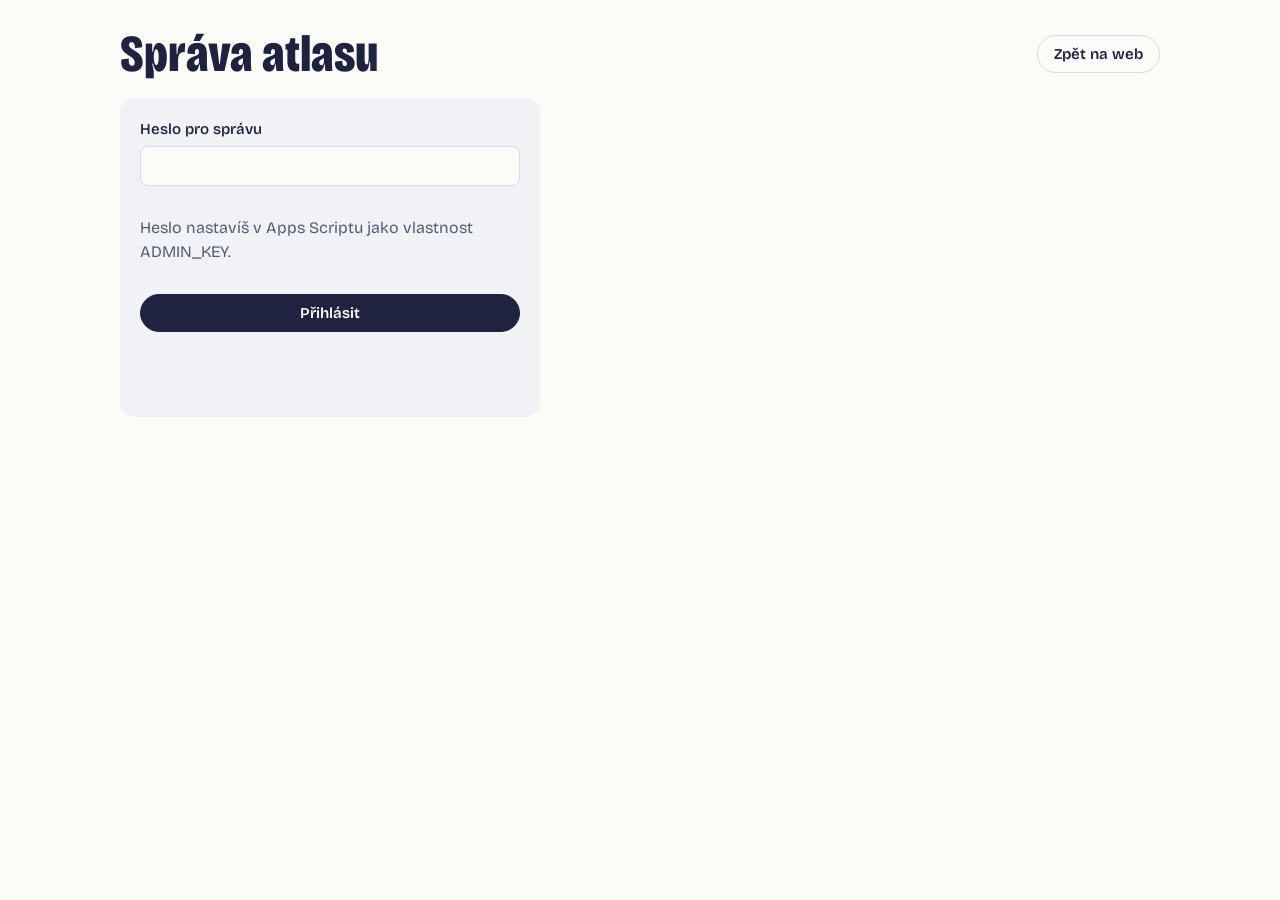
<file: admin.html>
<!doctype html>
<html lang="cs">
<head>
  <meta charset="utf-8">
  <meta name="viewport" content="width=device-width, initial-scale=1">
  <meta name="robots" content="noindex">
  <title>Správa atlasu</title>
  <link rel="preconnect" href="https://fonts.googleapis.com">
  <link rel="preconnect" href="https://fonts.gstatic.com" crossorigin>
  <link href="https://fonts.googleapis.com/css2?family=Bricolage+Grotesque:opsz,wdth,wght@12..96,75..100,300..800&display=swap" rel="stylesheet">
  <link rel="stylesheet" href="css/style.css?v=20261118a">
  <link rel="stylesheet" href="css/admin.css?v=20261118a">
</head>
<body class="admin">
  <header class="adm-top wrap">
    <h1>Správa atlasu</h1>
    <a href="./" class="btn btn-quiet">Zpět na web</a>
  </header>

  <section class="wrap" id="login">
    <form id="login-form" class="panel adm-login">
      <label>Heslo pro správu
        <input type="password" id="key" autocomplete="current-password" required>
      </label>
      <p class="muted" id="login-hint"></p>
      <button class="btn btn-ink" type="submit">Přihlásit</button>
      <p class="form-msg err" id="login-msg" role="alert"></p>
    </form>
  </section>

  <main class="wrap" id="app" hidden>
    <nav class="adm-tabs" role="tablist" aria-label="Správa">
      <button role="tab" data-tab="pending" aria-selected="true">Ke schválení <span id="pending-count"></span></button>
      <button role="tab" data-tab="items" aria-selected="false">Všechny položky</button>
      <button role="tab" data-tab="add" aria-selected="false">Přidat z hodiny</button>
      <button role="tab" data-tab="types" aria-selected="false">Typy vztahů</button>
      <button role="tab" data-tab="sections" aria-selected="false">Oddíly</button>
    </nav>

    <section data-panel="pending">
      <div class="adm-toolbar">
        <button class="btn btn-ink" id="approve-sel">Schválit vybrané</button>
        <button class="btn btn-quiet" id="hide-sel-p">Skrýt vybrané</button>
        <button class="btn btn-danger" id="delete-sel-p">Smazat vybrané</button>
      </div>
      <div id="pending-list"></div>
    </section>

    <section data-panel="items" hidden>
      <div class="adm-toolbar">
        <label>Oddíl <select id="f-section"></select></label>
        <label>Stav <select id="f-status">
          <option value="">všechny</option><option value="approved">zveřejněné</option>
          <option value="pending">čekající</option><option value="hidden">skryté</option>
        </select></label>
        <label>Hledat <input id="f-q" type="search"></label>
      </div>
      <div class="adm-toolbar">
        <button class="btn btn-quiet" id="merge-sel">Sloučit vybrané</button>
        <button class="btn btn-quiet" id="hide-sel">Skrýt vybrané</button>
        <button class="btn btn-danger" id="delete-sel">Smazat vybrané</button>
        <span class="muted">Sloučení: hlasy se sečtou, typy a třídy spojí. Zůstane text první vybrané položky.</span>
      </div>
      <div id="items-list"></div>
    </section>

    <section data-panel="add" hidden>
      <p class="muted">Sem zapiš, na čem se třída shodla na tabuli. Váha = kolikrát to zaznělo (velikost kruhu nebo výška pilíře).</p>
      <form id="add-form" class="panel adm-form"></form>
    </section>

    <section data-panel="types" hidden>
      <p class="muted">Rozpětí na osách: −1 je levý pól, +1 pravý. Typ může zabírat širší rozpětí (např. rodina: sourozenci jsou symetričtí, rodiče asymetričtí).</p>
      <div id="types-list"></div>
      <button class="btn btn-quiet btn-add" id="type-new">Přidat typ</button>
    </section>

    <section data-panel="sections" hidden>
      <p class="muted">Druh „bubliny“ = kruhy podle hlasů, „pilíře“ = sloupy, „dvojice“ = rub a líc. Zavřený oddíl je vidět, ale žáci do něj nepřispívají.</p>
      <div id="sections-list"></div>
      <button class="btn btn-quiet btn-add" id="section-new">Přidat oddíl</button>
    </section>
  </main>

  <div id="toast" class="toast" role="status" aria-live="polite"></div>
  <script type="module" src="js/admin.js?v=20261118a"></script>
</body>
</html>
</file>
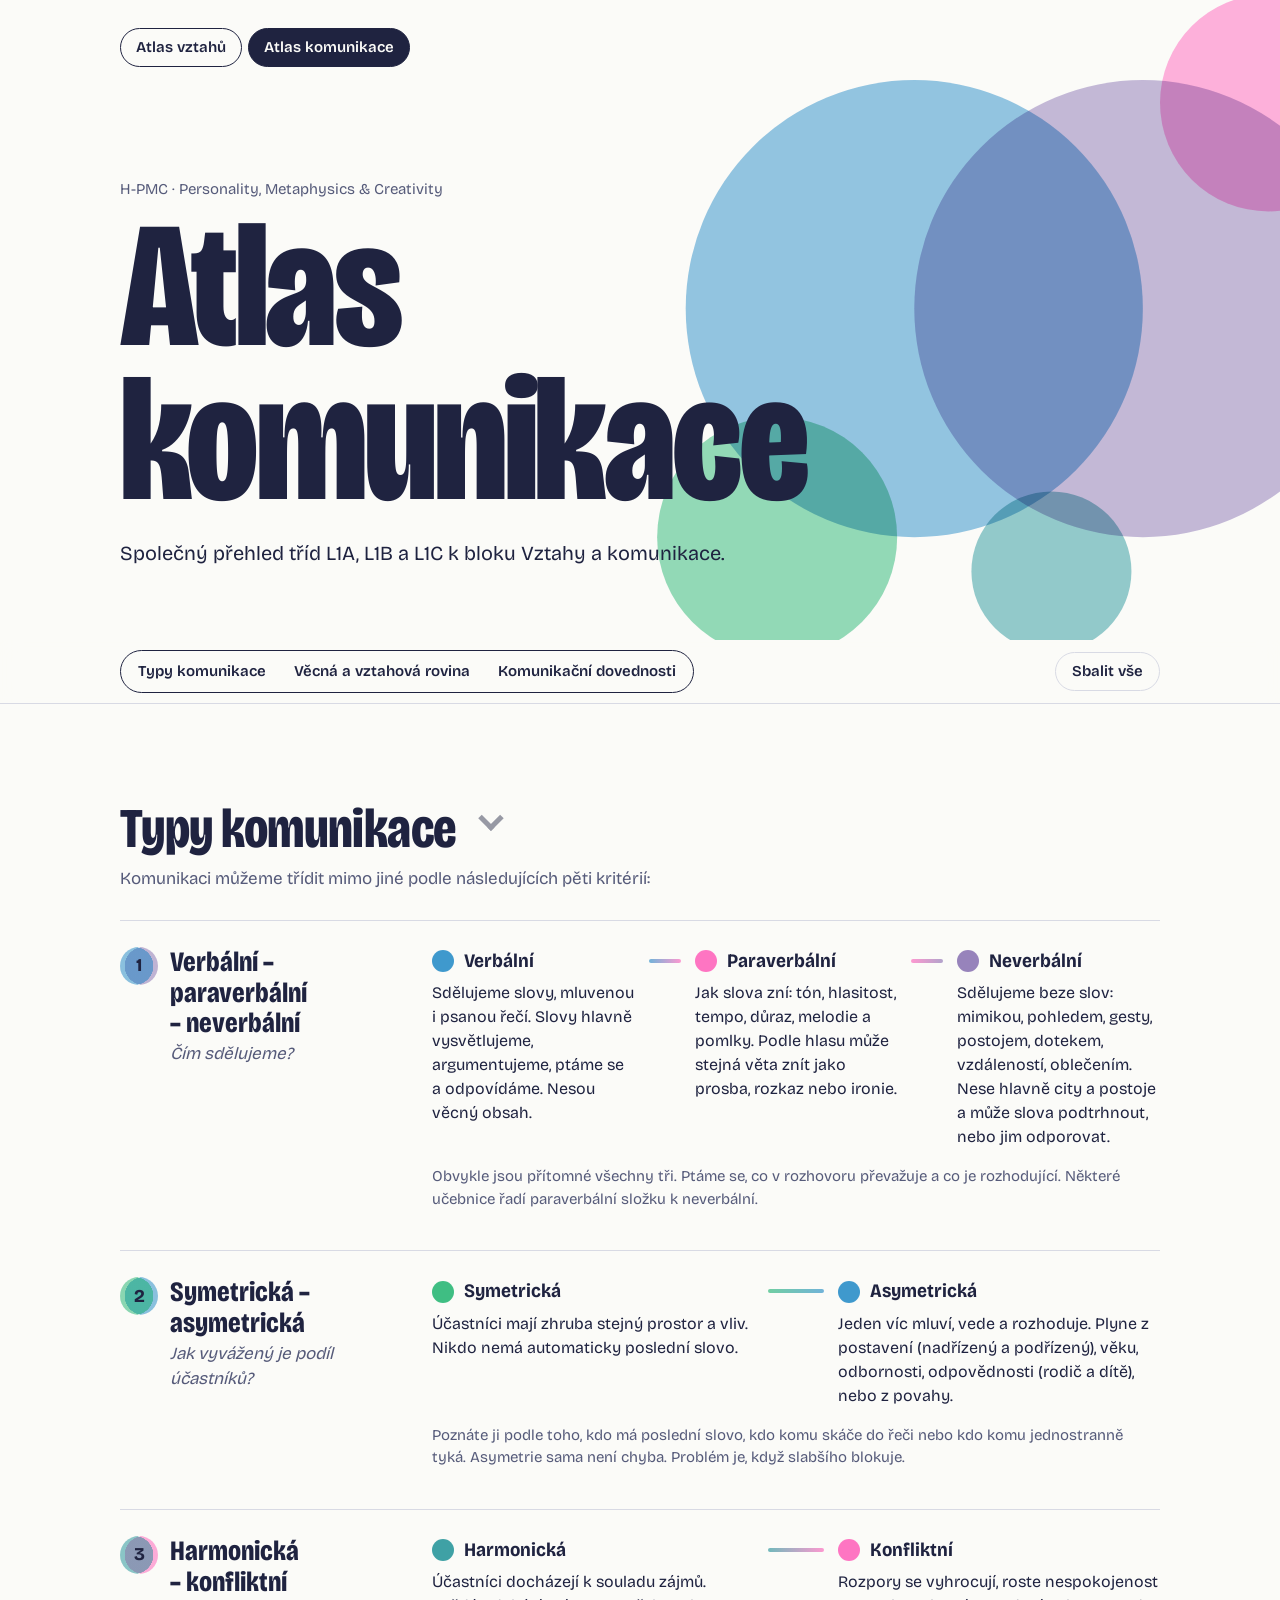
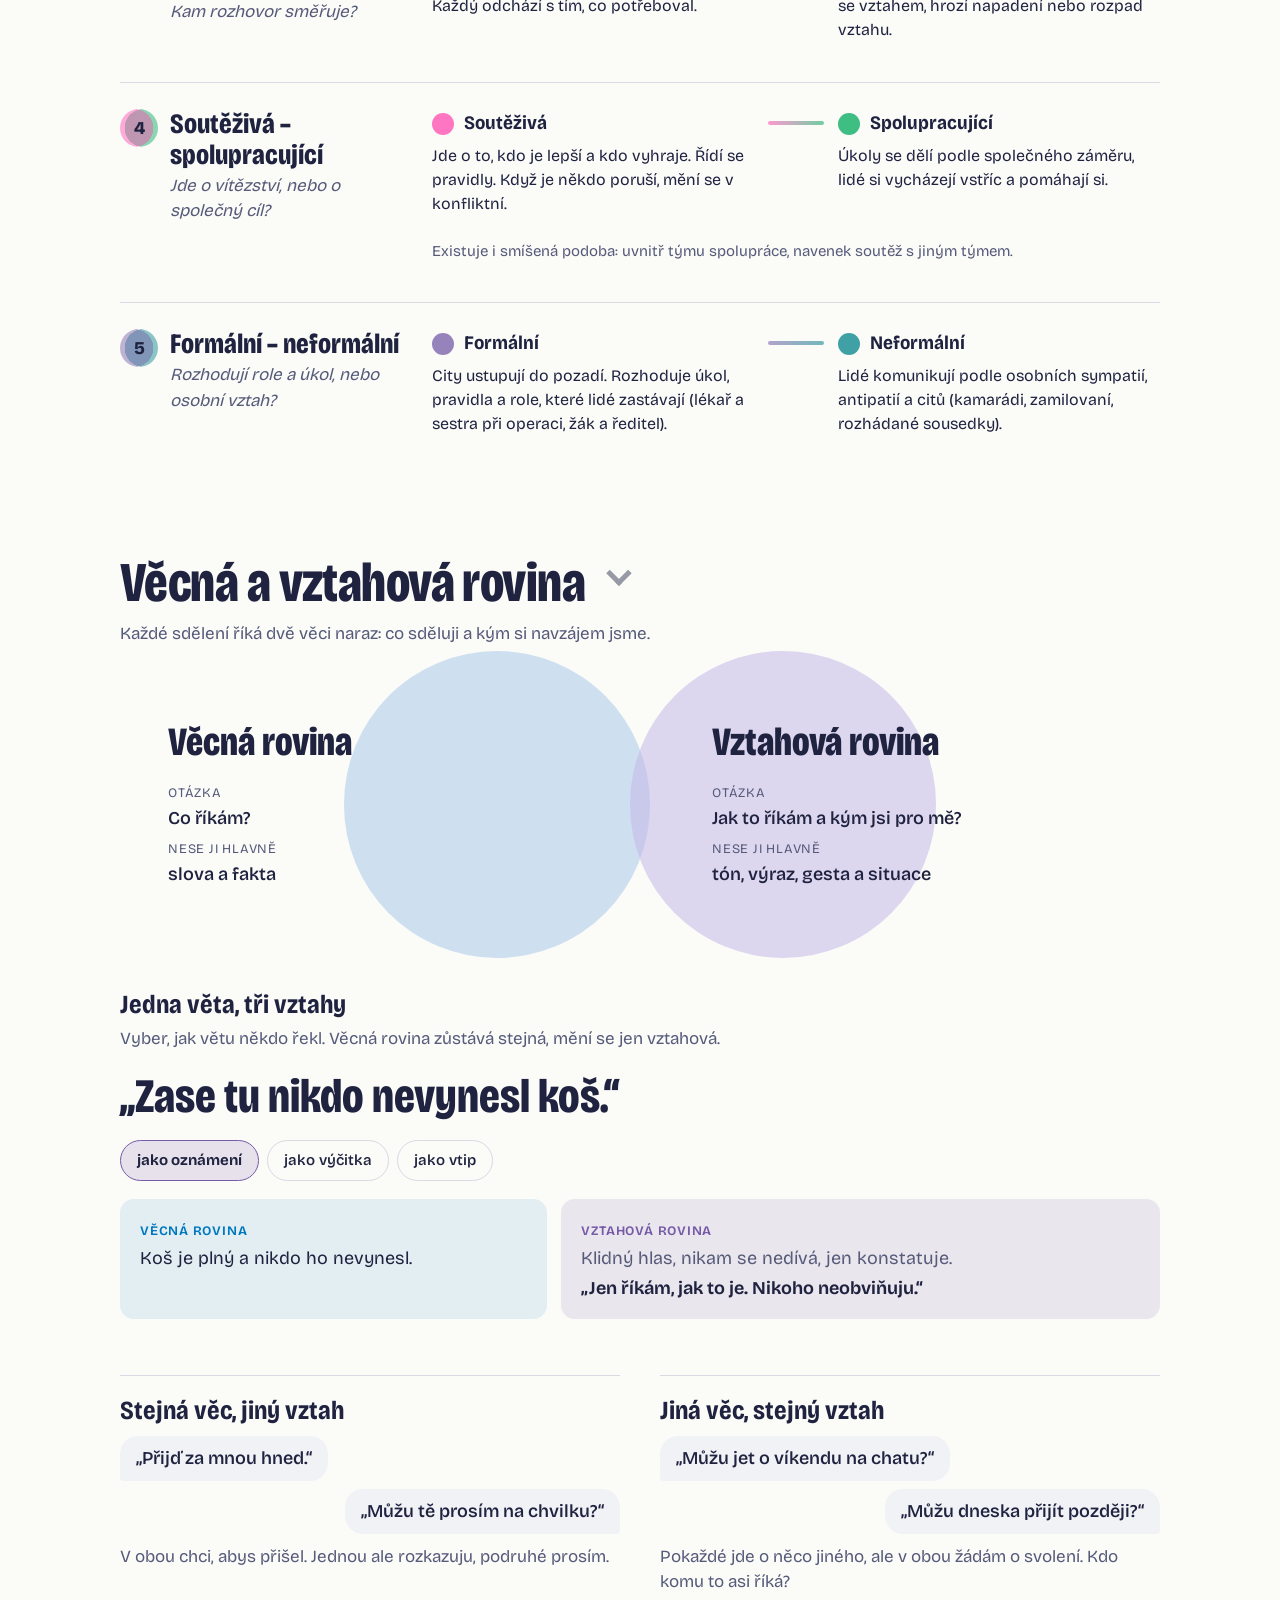
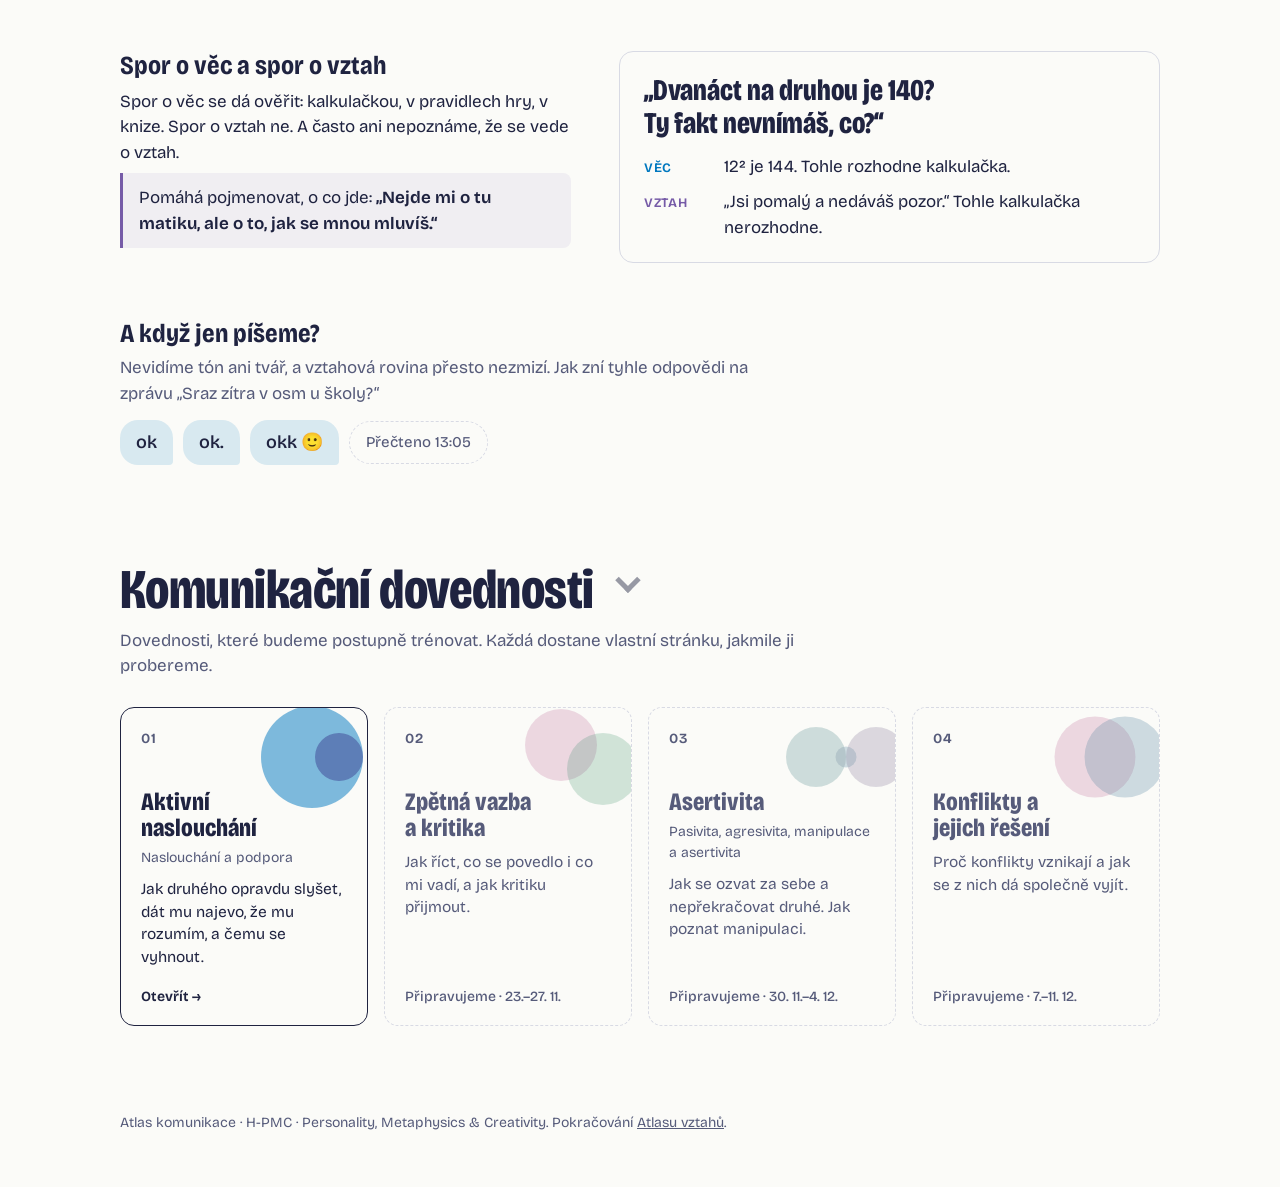
<file: komunikace.html>
<!doctype html>
<html lang="cs">
<head>
  <meta charset="utf-8">
  <meta name="viewport" content="width=device-width, initial-scale=1">
  <title>Atlas komunikace</title>
  <meta name="description" content="Společný přehled třídy k tématu komunikace: typy komunikace a věcná a vztahová rovina sdělení.">
  <link rel="icon" href="data:image/svg+xml,%3Csvg xmlns='http://www.w3.org/2000/svg' viewBox='0 0 64 64'%3E%3Ccircle cx='24' cy='32' r='18' fill='%230078BF' fill-opacity='.75'/%3E%3Ccircle cx='40' cy='32' r='18' fill='%23765BA7' fill-opacity='.7'/%3E%3C/svg%3E">
  <link rel="preconnect" href="https://fonts.googleapis.com">
  <link rel="preconnect" href="https://fonts.gstatic.com" crossorigin>
  <link href="https://fonts.googleapis.com/css2?family=Bricolage+Grotesque:opsz,wdth,wght@12..96,75..100,300..800&display=swap" rel="stylesheet">
  <link rel="stylesheet" href="css/style.css?v=20261119b">
  <link rel="stylesheet" href="css/komunikace.css?v=20261119b">
</head>
<body>
  <a class="skip" href="#content">Přeskočit na obsah</a>

  <header class="hero" id="top">
    <svg class="hero-orbs" viewBox="0 0 1200 560" preserveAspectRatio="xMidYMid slice" aria-hidden="true">
      <circle class="blend" cx="840" cy="270" r="200" fill="#0078BF" fill-opacity="0.42"/>
      <circle class="blend" cx="1040" cy="270" r="200" fill="#765BA7" fill-opacity="0.42"/>
      <circle class="blend" cx="1150" cy="90" r="95" fill="#FF48B0" fill-opacity="0.42"/>
      <circle class="blend" cx="720" cy="470" r="105" fill="#00A95C" fill-opacity="0.42"/>
      <circle class="blend" cx="960" cy="500" r="70" fill="#00838A" fill-opacity="0.42"/>
    </svg>
    <nav class="atlas-switch wrap" aria-label="Atlasy">
      <a href="./">Atlas vztahů</a>
      <a href="komunikace.html" aria-current="page">Atlas komunikace</a>
    </nav>
    <div class="hero-text wrap">
      <p class="hero-subject">H-PMC · Personality, Metaphysics &amp; Creativity</p>
      <h1>Atlas komunikace</h1>
      <p class="hero-lead">Společný přehled tříd L1A, L1B a L1C k bloku Vztahy a komunikace.</p>
    </div>
  </header>

  <nav class="bar" aria-label="Oddíly">
    <div class="bar-inner wrap">
      <div class="mode jump">
        <a href="#typy">Typy komunikace</a>
        <a href="#roviny">Věcná a vztahová rovina</a>
        <a href="#dovednosti">Komunikační dovednosti</a>
      </div>
      <button type="button" class="btn btn-quiet fold-all" id="fold-all">Sbalit vše</button>
    </div>
  </nav>

  <main id="content">

    <!-- ── Typy komunikace ─────────────────────────────────── -->
    <section class="block wrap" id="typy" data-fold="k-typy" aria-labelledby="typy-title">
      <header class="block-head">
        <h2 id="typy-title">Typy komunikace</h2>
        <p class="block-sub">Komunikaci můžeme třídit mimo jiné podle následujících pěti kritérií:</p>
      </header>

      <ol class="axes">
        <li class="axis-card" style="--a:#0078BF; --m:#FF48B0; --b:#765BA7">
          <div class="axis-head">
            <span class="axis-no" aria-hidden="true">1</span>
            <h3>Verbální – paraverbální – neverbální</h3>
            <p class="axis-q">Čím sdělujeme?</p>
          </div>
          <div class="poles three">
            <div class="pole pole-a">
              <h4><span class="orb" aria-hidden="true"></span>Verbální</h4>
              <p>Sdělujeme slovy, mluvenou i psanou řečí. Slovy hlavně vysvětlujeme, argumentujeme, ptáme se a odpovídáme. Nesou věcný obsah.</p>
            </div>
            <div class="track track-am" aria-hidden="true"></div>
            <div class="pole pole-m">
              <h4><span class="orb" aria-hidden="true"></span>Paraverbální</h4>
              <p>Jak slova zní: tón, hlasitost, tempo, důraz, melodie a pomlky. Podle hlasu může stejná věta znít jako prosba, rozkaz nebo ironie.</p>
            </div>
            <div class="track track-mb" aria-hidden="true"></div>
            <div class="pole pole-b">
              <h4><span class="orb" aria-hidden="true"></span>Neverbální</h4>
              <p>Sdělujeme beze slov: mimikou, pohledem, gesty, postojem, dotekem, vzdáleností, oblečením. Nese hlavně city a postoje a může slova podtrhnout, nebo jim odporovat.</p>
            </div>
          </div>
          <p class="axis-note">Obvykle jsou přítomné všechny tři. Ptáme se, co v rozhovoru převažuje a co je rozhodující. Některé učebnice řadí paraverbální složku k neverbální.</p>
        </li>

        <li class="axis-card" style="--a:#00A95C; --b:#0078BF">
          <div class="axis-head">
            <span class="axis-no" aria-hidden="true">2</span>
            <h3>Symetrická – asymetrická</h3>
            <p class="axis-q">Jak vyvážený je podíl účastníků?</p>
          </div>
          <div class="poles">
            <div class="pole pole-a">
              <h4><span class="orb" aria-hidden="true"></span>Symetrická</h4>
              <p>Účastníci mají zhruba stejný prostor a vliv. Nikdo nemá automaticky poslední slovo.</p>
            </div>
            <div class="track" aria-hidden="true"></div>
            <div class="pole pole-b">
              <h4><span class="orb" aria-hidden="true"></span>Asymetrická</h4>
              <p>Jeden víc mluví, vede a rozhoduje. Plyne z postavení (nadřízený a podřízený), věku, odbornosti, odpovědnosti (rodič a dítě), nebo z povahy.</p>
            </div>
          </div>
          <p class="axis-note">Poznáte ji podle toho, kdo má poslední slovo, kdo komu skáče do řeči nebo kdo komu jednostranně tyká. Asymetrie sama není chyba. Problém je, když slabšího blokuje.</p>
        </li>

        <li class="axis-card" style="--a:#00838A; --b:#FF48B0">
          <div class="axis-head">
            <span class="axis-no" aria-hidden="true">3</span>
            <h3>Harmonická – konfliktní</h3>
            <p class="axis-q">Kam rozhovor směřuje?</p>
          </div>
          <div class="poles">
            <div class="pole pole-a">
              <h4><span class="orb" aria-hidden="true"></span>Harmonická</h4>
              <p>Účastníci docházejí k souladu zájmů. Každý odchází s tím, co potřeboval.</p>
            </div>
            <div class="track" aria-hidden="true"></div>
            <div class="pole pole-b">
              <h4><span class="orb" aria-hidden="true"></span>Konfliktní</h4>
              <p>Rozpory se vyhrocují, roste nespokojenost se vztahem, hrozí napadení nebo rozpad vztahu.</p>
            </div>
          </div>
        </li>

        <li class="axis-card" style="--a:#FF48B0; --b:#00A95C">
          <div class="axis-head">
            <span class="axis-no" aria-hidden="true">4</span>
            <h3>Soutěživá – spolupracující</h3>
            <p class="axis-q">Jde o vítězství, nebo o společný cíl?</p>
          </div>
          <div class="poles">
            <div class="pole pole-a">
              <h4><span class="orb" aria-hidden="true"></span>Soutěživá</h4>
              <p>Jde o to, kdo je lepší a kdo vyhraje. Řídí se pravidly. Když je někdo poruší, mění se v konfliktní.</p>
            </div>
            <div class="track" aria-hidden="true"></div>
            <div class="pole pole-b">
              <h4><span class="orb" aria-hidden="true"></span>Spolupracující</h4>
              <p>Úkoly se dělí podle společného záměru, lidé si vycházejí vstříc a pomáhají si.</p>
            </div>
          </div>
          <p class="axis-note">Existuje i smíšená podoba: uvnitř týmu spolupráce, navenek soutěž s jiným týmem.</p>
        </li>

        <li class="axis-card" style="--a:#765BA7; --b:#00838A">
          <div class="axis-head">
            <span class="axis-no" aria-hidden="true">5</span>
            <h3>Formální – neformální</h3>
            <p class="axis-q">Rozhodují role a úkol, nebo osobní vztah?</p>
          </div>
          <div class="poles">
            <div class="pole pole-a">
              <h4><span class="orb" aria-hidden="true"></span>Formální</h4>
              <p>City ustupují do pozadí. Rozhoduje úkol, pravidla a role, které lidé zastávají (lékař a sestra při operaci, žák a ředitel).</p>
            </div>
            <div class="track" aria-hidden="true"></div>
            <div class="pole pole-b">
              <h4><span class="orb" aria-hidden="true"></span>Neformální</h4>
              <p>Lidé komunikují podle osobních sympatií, antipatií a citů (kamarádi, zamilovaní, rozhádané sousedky).</p>
            </div>
          </div>
        </li>
      </ol>
    </section>

    <!-- ── Věcná a vztahová rovina ─────────────────────────── -->
    <section class="block wrap" id="roviny" data-fold="k-roviny" aria-labelledby="roviny-title">
      <header class="block-head">
        <h2 id="roviny-title">Věcná a vztahová rovina</h2>
        <p class="block-sub">Každé sdělení říká dvě věci naraz: co sděluji a kým si navzájem jsme.</p>
      </header>

      <div class="levels">
        <article class="level level-vec">
          <span class="level-orb" aria-hidden="true"></span>
          <h3>Věcná rovina</h3>
          <dl>
            <dt>Otázka</dt><dd>Co říkám?</dd>
            <dt>Nese ji hlavně</dt><dd>slova a fakta</dd>
          </dl>
        </article>
        <article class="level level-vztah">
          <span class="level-orb" aria-hidden="true"></span>
          <h3>Vztahová rovina</h3>
          <dl>
            <dt>Otázka</dt><dd>Jak to říkám a kým jsi pro mě?</dd>
            <dt>Nese ji hlavně</dt><dd>tón, výraz, gesta a situace</dd>
          </dl>
        </article>
      </div>

      <div class="demo">
        <h3 class="sub-h">Jedna věta, tři vztahy</h3>
        <p class="muted">Vyber, jak větu někdo řekl. Věcná rovina zůstává stejná, mění se jen vztahová.</p>
        <blockquote class="quote">„Zase tu nikdo nevynesl koš.“</blockquote>
        <div class="tones" role="group" aria-label="Jak to bylo řečeno">
          <button type="button" class="tone" data-tone="0" aria-pressed="true">jako oznámení</button>
          <button type="button" class="tone" data-tone="1" aria-pressed="false">jako výčitka</button>
          <button type="button" class="tone" data-tone="2" aria-pressed="false">jako vtip</button>
        </div>
        <div class="readout">
          <div class="read read-vec">
            <span class="read-label">Věcná rovina</span>
            <p>Koš je plný a nikdo ho nevynesl.</p>
          </div>
          <div class="read read-vztah" aria-live="polite">
            <span class="read-label">Vztahová rovina</span>
            <p id="tone-how" class="muted"></p>
            <p id="tone-meaning"></p>
          </div>
        </div>
      </div>

      <div class="rules">
        <article class="rule">
          <h3 class="sub-h">Stejná věc, jiný vztah</h3>
          <div class="pair">
            <p class="say">„Přijď za mnou hned.“</p>
            <p class="say">„Můžu tě prosím na chvilku?“</p>
          </div>
          <p class="muted">V obou chci, abys přišel. Jednou ale rozkazuju, podruhé prosím.</p>
        </article>
        <article class="rule">
          <h3 class="sub-h">Jiná věc, stejný vztah</h3>
          <div class="pair">
            <p class="say">„Můžu jet o víkendu na chatu?“</p>
            <p class="say">„Můžu dneska přijít později?“</p>
          </div>
          <p class="muted">Pokaždé jde o něco jiného, ale v obou žádám o svolení. Kdo komu to asi říká?</p>
        </article>
      </div>

      <div class="dispute">
        <div class="dispute-text">
          <h3 class="sub-h">Spor o věc a spor o vztah</h3>
          <p>Spor o věc se dá ověřit: kalkulačkou, v pravidlech hry, v knize. Spor o vztah ne. A často ani nepoznáme, že se vede o vztah.</p>
          <p class="help">Pomáhá pojmenovat, o co jde: <q>Nejde mi o tu matiku, ale o to, jak se mnou mluvíš.</q></p>
        </div>
        <figure class="split">
          <blockquote class="quote quote-sm">„Dvanáct na druhou je 140? Ty fakt nevnímáš, co?“</blockquote>
          <div class="split-rows">
            <p><span class="read-label lab-vec">Věc</span>12² je 144. Tohle rozhodne kalkulačka.</p>
            <p><span class="read-label lab-vztah">Vztah</span>„Jsi pomalý a nedáváš pozor.“ Tohle kalkulačka nerozhodne.</p>
          </div>
        </figure>
      </div>

      <div class="texting">
        <h3 class="sub-h">A když jen píšeme?</h3>
        <p class="muted">Nevidíme tón ani tvář, a vztahová rovina přesto nezmizí. Jak zní tyhle odpovědi na zprávu „Sraz zítra v osm u školy?“</p>
        <div class="msgs">
          <span class="msg">ok</span>
          <span class="msg">ok.</span>
          <span class="msg">okk 🙂</span>
          <span class="msg msg-seen">Přečteno 13:05</span>
        </div>
      </div>
    </section>

    <!-- ── Komunikační dovednosti ──────────────────────────── -->
    <section class="block wrap" id="dovednosti" data-fold="k-dovednosti" aria-labelledby="dovednosti-title">
      <header class="block-head">
        <h2 id="dovednosti-title">Komunikační dovednosti</h2>
        <p class="block-sub">Dovednosti, které budeme postupně trénovat. Každá dostane vlastní stránku, jakmile ji probereme.</p>
      </header>
      <div class="skills" id="skills-menu"></div>
    </section>
  </main>

  <footer class="foot wrap">
    <p>Atlas komunikace · H-PMC · Personality, Metaphysics &amp; Creativity. Pokračování <a href="./">Atlasu vztahů</a>.</p>
  </footer>

  <script type="module" src="js/komunikace.js?v=20261119b"></script>
</body>
</html>
</file>
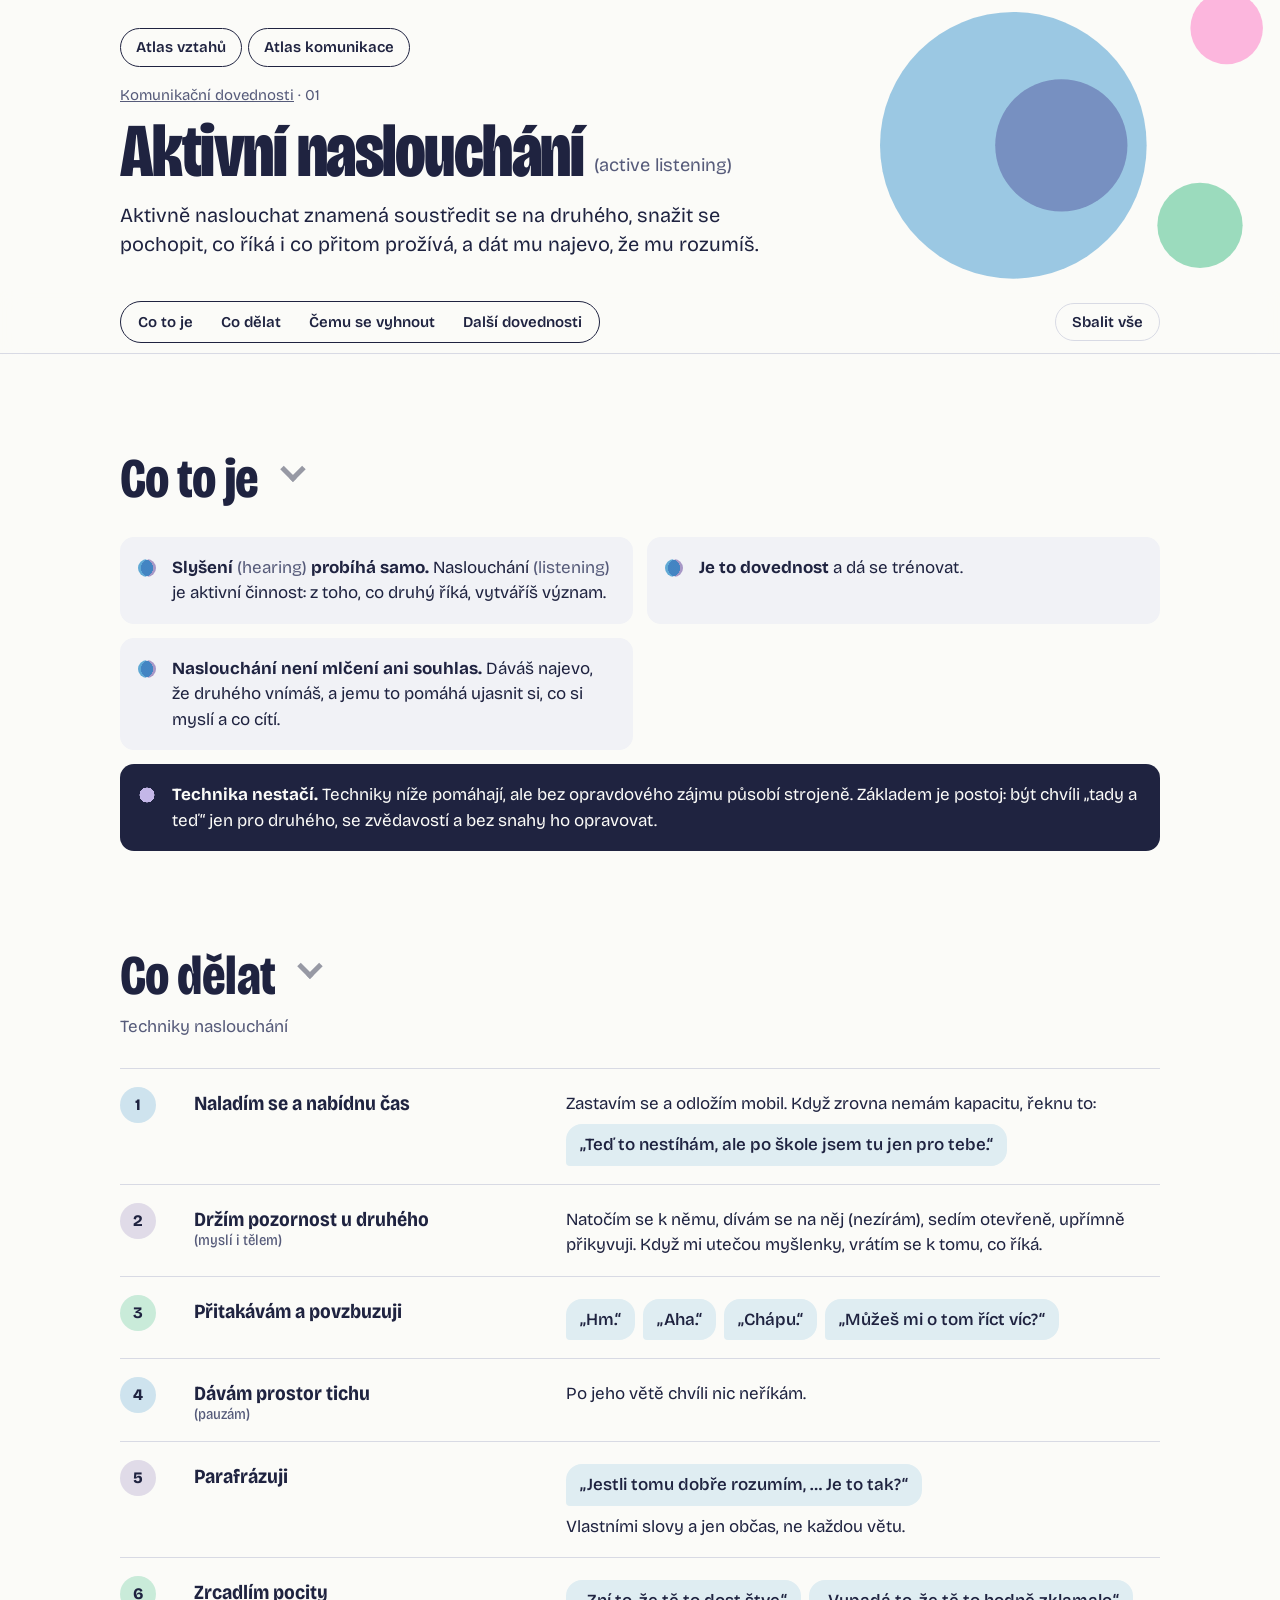
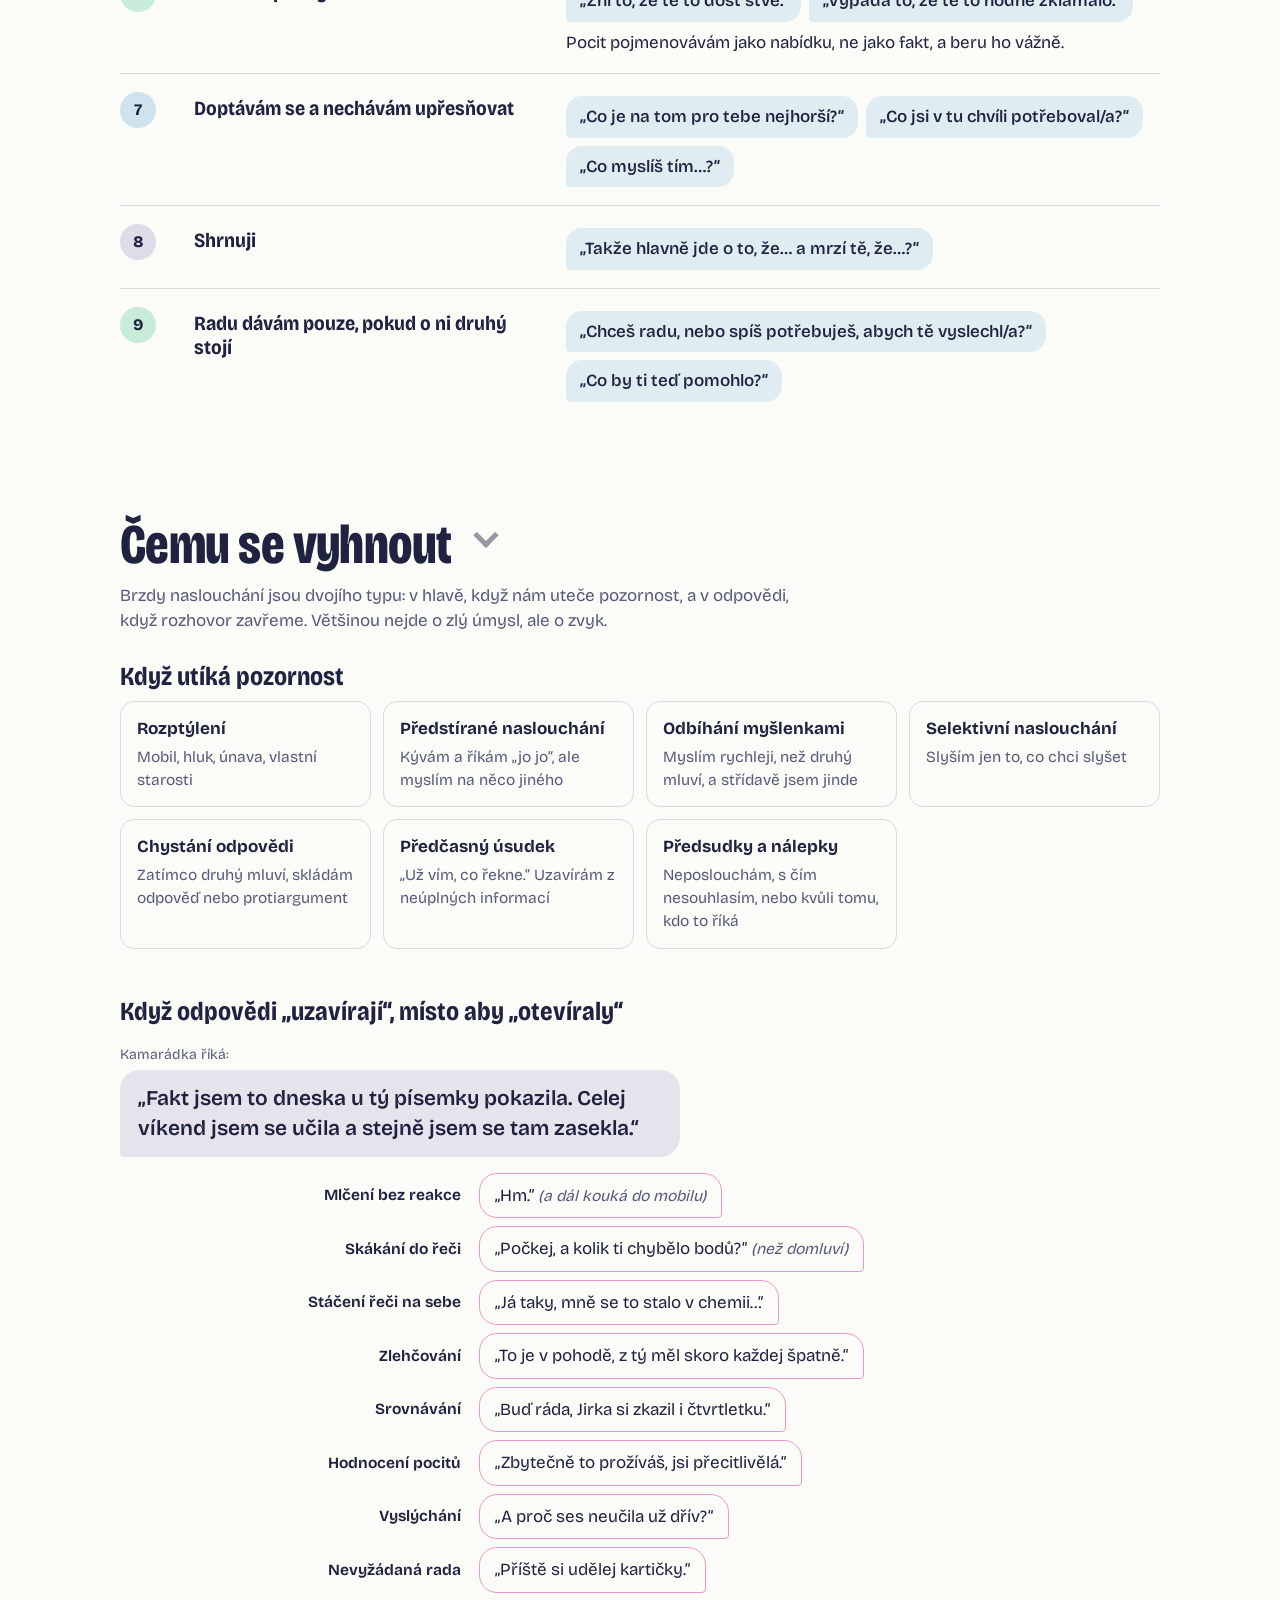
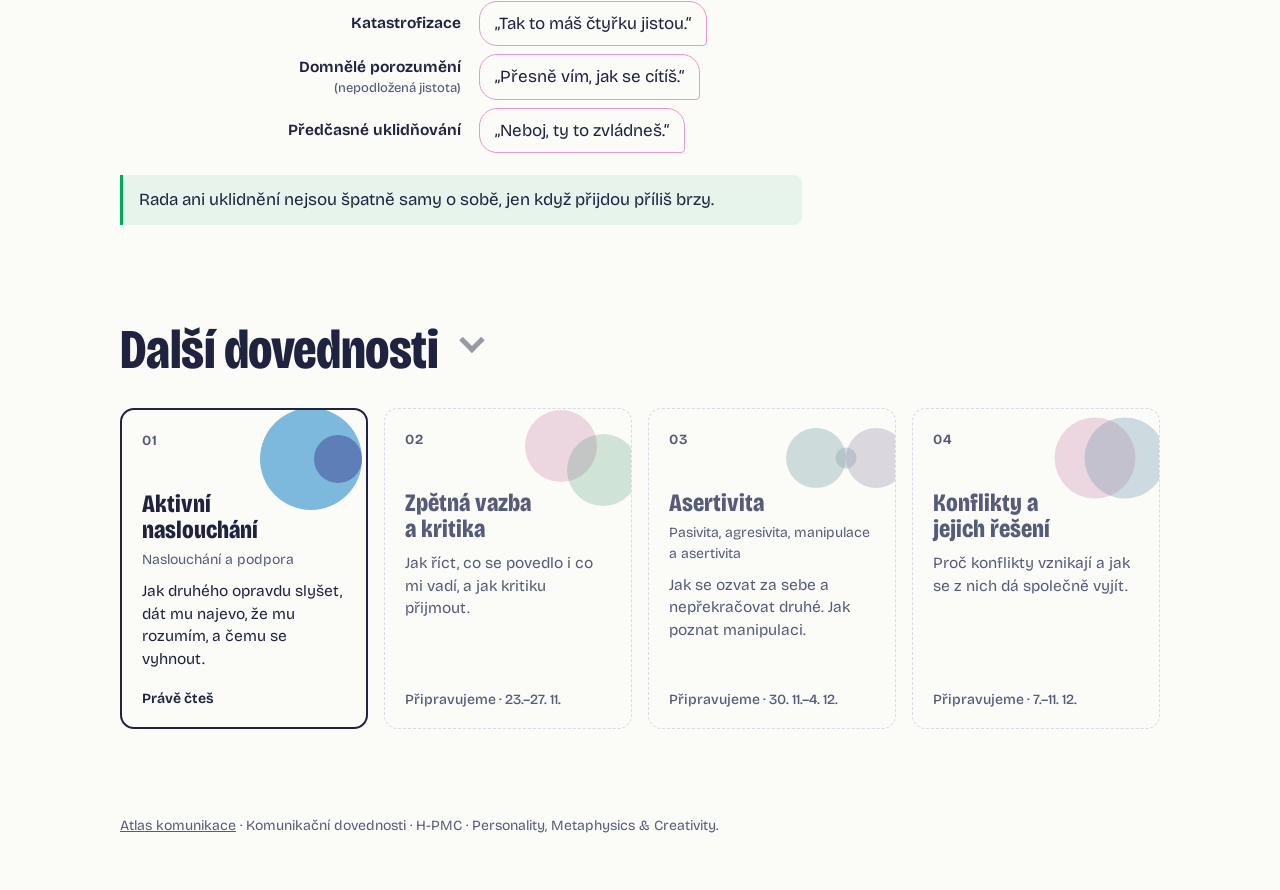
<file: naslouchani.html>
<!doctype html>
<html lang="cs">
<head>
  <meta charset="utf-8">
  <meta name="viewport" content="width=device-width, initial-scale=1">
  <title>Aktivní naslouchání</title>
  <meta name="description" content="Komunikační dovednosti: aktivní naslouchání. Co dělat a čemu se vyhnout.">
  <link rel="icon" href="data:image/svg+xml,%3Csvg xmlns='http://www.w3.org/2000/svg' viewBox='0 0 64 64'%3E%3Ccircle cx='28' cy='32' r='22' fill='%230078BF' fill-opacity='.75'/%3E%3Ccircle cx='40' cy='32' r='11' fill='%23765BA7' fill-opacity='.8'/%3E%3C/svg%3E">
  <link rel="preconnect" href="https://fonts.googleapis.com">
  <link rel="preconnect" href="https://fonts.gstatic.com" crossorigin>
  <link href="https://fonts.googleapis.com/css2?family=Bricolage+Grotesque:opsz,wdth,wght@12..96,75..100,300..800&display=swap" rel="stylesheet">
  <link rel="stylesheet" href="css/style.css?v=20261119b">
  <link rel="stylesheet" href="css/komunikace.css?v=20261119b">
</head>
<body data-skill="naslouchani">
  <a class="skip" href="#content">Přeskočit na obsah</a>

  <header class="hero hero-skill" id="top">
    <svg class="hero-orbs" viewBox="0 0 1200 300" preserveAspectRatio="xMidYMid slice" aria-hidden="true">
      <circle class="blend" cx="950" cy="150" r="125" fill="#0078BF" fill-opacity="0.38"/>
      <circle class="blend" cx="995" cy="150" r="62" fill="#765BA7" fill-opacity="0.45"/>
      <circle class="blend" cx="1125" cy="225" r="40" fill="#00A95C" fill-opacity="0.38"/>
      <circle class="blend" cx="1150" cy="40" r="34" fill="#FF48B0" fill-opacity="0.38"/>
    </svg>
    <nav class="atlas-switch wrap" aria-label="Atlasy">
      <a href="./">Atlas vztahů</a>
      <a href="komunikace.html">Atlas komunikace</a>
    </nav>
    <div class="hero-text wrap">
      <p class="hero-subject"><a href="komunikace.html#dovednosti">Komunikační dovednosti</a> · 01</p>
      <h1>Aktivní naslouchání <span class="en">(active listening)</span></h1>
      <p class="hero-lead">Aktivně naslouchat znamená soustředit se na druhého, snažit se pochopit, co říká i co přitom prožívá, a dát mu najevo, že mu rozumíš.</p>
    </div>
  </header>

  <nav class="bar" aria-label="Oddíly">
    <div class="bar-inner wrap">
      <div class="mode jump">
        <a href="#zaklad">Co to je</a>
        <a href="#techniky">Co dělat</a>
        <a href="#brzdy">Čemu se vyhnout</a>
        <a href="#dalsi">Další dovednosti</a>
      </div>
      <button type="button" class="btn btn-quiet fold-all" id="fold-all">Sbalit vše</button>
    </div>
  </nav>

  <main id="content">

    <!-- ── Co to je ─────────────────────────────────────────── -->
    <section class="block wrap" id="zaklad" data-fold="n-zaklad" aria-labelledby="zaklad-title">
      <header class="block-head">
        <h2 id="zaklad-title">Co to je</h2>
      </header>
      <ul class="points">
        <li><b>Slyšení <span class="muted">(hearing)</span> probíhá samo.</b> Naslouchání <span class="muted">(listening)</span> je aktivní činnost: z toho, co druhý říká, vytváříš význam.</li>
        <li><b>Je to dovednost</b> a dá se trénovat.</li>
        <li><b>Naslouchání není mlčení ani souhlas.</b> Dáváš najevo, že druhého vnímáš, a jemu to pomáhá ujasnit si, co si myslí a co cítí.</li>
        <li class="point-key"><b>Technika nestačí.</b> Techniky níže pomáhají, ale bez opravdového zájmu působí strojeně. Základem je postoj: být chvíli „tady a teď“ jen pro druhého, se zvědavostí a bez snahy ho opravovat.</li>
      </ul>
    </section>

    <!-- ── Co dělat ─────────────────────────────────────────── -->
    <section class="block wrap" id="techniky" data-fold="n-techniky" aria-labelledby="techniky-title">
      <header class="block-head">
        <h2 id="techniky-title">Co dělat</h2>
        <p class="block-sub">Techniky naslouchání</p>
      </header>
      <ol class="techs">
        <li class="tech">
          <h3>Naladím se a nabídnu čas</h3>
          <div class="tech-body">
            <p>Zastavím se a odložím mobil. Když zrovna nemám kapacitu, řeknu to:</p>
            <p class="says"><span class="bubble-say">„Teď to nestíhám, ale po škole jsem tu jen pro tebe.“</span></p>
          </div>
        </li>
        <li class="tech">
          <h3>Držím pozornost u druhého <span class="tech-sub">(myslí i tělem)</span></h3>
          <div class="tech-body">
            <p>Natočím se k němu, dívám se na něj (nezírám), sedím otevřeně, upřímně přikyvuji. Když mi utečou myšlenky, vrátím se k tomu, co říká.</p>
          </div>
        </li>
        <li class="tech">
          <h3>Přitakávám a povzbuzuji</h3>
          <div class="tech-body">
            <p class="says"><span class="bubble-say">„Hm.“</span><span class="bubble-say">„Aha.“</span><span class="bubble-say">„Chápu.“</span><span class="bubble-say">„Můžeš mi o tom říct víc?“</span></p>
          </div>
        </li>
        <li class="tech">
          <h3>Dávám prostor tichu <span class="tech-sub">(pauzám)</span></h3>
          <div class="tech-body">
            <p>Po jeho větě chvíli nic neříkám.</p>
          </div>
        </li>
        <li class="tech">
          <h3>Parafrázuji</h3>
          <div class="tech-body">
            <p class="says"><span class="bubble-say">„Jestli tomu dobře rozumím, … Je to tak?“</span></p>
            <p>Vlastními slovy a jen občas, ne každou větu.</p>
          </div>
        </li>
        <li class="tech">
          <h3>Zrcadlím pocity</h3>
          <div class="tech-body">
            <p class="says"><span class="bubble-say">„Zní to, že tě to dost štve.“</span><span class="bubble-say">„Vypadá to, že tě to hodně zklamalo.“</span></p>
            <p>Pocit pojmenovávám jako nabídku, ne jako fakt, a beru ho vážně.</p>
          </div>
        </li>
        <li class="tech">
          <h3>Doptávám se a nechávám upřesňovat</h3>
          <div class="tech-body">
            <p class="says"><span class="bubble-say">„Co je na tom pro tebe nejhorší?“</span><span class="bubble-say">„Co jsi v tu chvíli potřeboval/a?“</span><span class="bubble-say">„Co myslíš tím…?“</span></p>
          </div>
        </li>
        <li class="tech">
          <h3>Shrnuji</h3>
          <div class="tech-body">
            <p class="says"><span class="bubble-say">„Takže hlavně jde o to, že… a mrzí tě, že…?“</span></p>
          </div>
        </li>
        <li class="tech">
          <h3>Radu dávám pouze, pokud o ni druhý stojí</h3>
          <div class="tech-body">
            <p class="says"><span class="bubble-say">„Chceš radu, nebo spíš potřebuješ, abych tě vyslechl/a?“</span><span class="bubble-say">„Co by ti teď pomohlo?“</span></p>
          </div>
        </li>
      </ol>
    </section>

    <!-- ── Čemu se vyhnout ──────────────────────────────────── -->
    <section class="block wrap" id="brzdy" data-fold="n-brzdy" aria-labelledby="brzdy-title">
      <header class="block-head">
        <h2 id="brzdy-title">Čemu se vyhnout</h2>
        <p class="block-sub">Brzdy naslouchání jsou dvojího typu: v hlavě, když nám uteče pozornost, a v odpovědi, když rozhovor zavřeme. Většinou nejde o zlý úmysl, ale o zvyk.</p>
      </header>

      <h3 class="sub-h">Když utíká pozornost</h3>
      <dl class="brakes">
        <div><dt>Rozptýlení</dt><dd>Mobil, hluk, únava, vlastní starosti</dd></div>
        <div><dt>Předstírané naslouchání</dt><dd>Kývám a říkám „jo jo“, ale myslím na něco jiného</dd></div>
        <div><dt>Odbíhání myšlenkami</dt><dd>Myslím rychleji, než druhý mluví, a střídavě jsem jinde</dd></div>
        <div><dt>Selektivní naslouchání</dt><dd>Slyším jen to, co chci slyšet</dd></div>
        <div><dt>Chystání odpovědi</dt><dd>Zatímco druhý mluví, skládám odpověď nebo protiargument</dd></div>
        <div><dt>Předčasný úsudek</dt><dd>„Už vím, co řekne.“ Uzavírám z neúplných informací</dd></div>
        <div><dt>Předsudky a nálepky</dt><dd>Neposlouchám, s čím nesouhlasím, nebo kvůli tomu, kdo to říká</dd></div>
      </dl>

      <h3 class="sub-h sub-h-gap">Když odpovědi „uzavírají“, místo aby „otevíraly“</h3>
      <div class="chat">
        <div class="chat-in">
          <span class="chat-who">Kamarádka říká:</span>
          <p>„Fakt jsem to dneska u tý písemky pokazila. Celej víkend jsem se učila a stejně jsem se tam zasekla.“</p>
        </div>
        <ul class="chat-outs">
          <li><span class="brake-name">Mlčení bez reakce</span><span class="chat-out">„Hm.“ <i>(a dál kouká do mobilu)</i></span></li>
          <li><span class="brake-name">Skákání do řeči</span><span class="chat-out">„Počkej, a kolik ti chybělo bodů?“ <i>(než domluví)</i></span></li>
          <li><span class="brake-name">Stáčení řeči na sebe</span><span class="chat-out">„Já taky, mně se to stalo v chemii…“</span></li>
          <li><span class="brake-name">Zlehčování</span><span class="chat-out">„To je v pohodě, z tý měl skoro každej špatně.“</span></li>
          <li><span class="brake-name">Srovnávání</span><span class="chat-out">„Buď ráda, Jirka si zkazil i čtvrtletku.“</span></li>
          <li><span class="brake-name">Hodnocení pocitů</span><span class="chat-out">„Zbytečně to prožíváš, jsi přecitlivělá.“</span></li>
          <li><span class="brake-name">Vyslýchání</span><span class="chat-out">„A proč ses neučila už dřív?“</span></li>
          <li><span class="brake-name">Nevyžádaná rada</span><span class="chat-out">„Příště si udělej kartičky.“</span></li>
          <li><span class="brake-name">Katastrofizace</span><span class="chat-out">„Tak to máš čtyřku jistou.“</span></li>
          <li><span class="brake-name">Domnělé porozumění <small>(nepodložená jistota)</small></span><span class="chat-out">„Přesně vím, jak se cítíš.“</span></li>
          <li><span class="brake-name">Předčasné uklidňování</span><span class="chat-out">„Neboj, ty to zvládneš.“</span></li>
        </ul>
        <p class="chat-note">Rada ani uklidnění nejsou špatně samy o sobě, jen když přijdou příliš brzy.</p>
      </div>
    </section>

    <!-- ── Další dovednosti ─────────────────────────────────── -->
    <section class="block wrap" id="dalsi" data-fold="n-dalsi" aria-labelledby="dalsi-title">
      <header class="block-head">
        <h2 id="dalsi-title">Další dovednosti</h2>
      </header>
      <div class="skills" id="skills-menu"></div>
    </section>
  </main>

  <footer class="foot wrap">
    <p><a href="komunikace.html">Atlas komunikace</a> · Komunikační dovednosti · H-PMC · Personality, Metaphysics &amp; Creativity.</p>
  </footer>

  <script type="module" src="js/komunikace.js?v=20261119b"></script>
</body>
</html>
</file>
<file: css/style.css>
/* ─────────────────────────────────────────────────────────────
   Atlas vztahů – vizuální řeč: průsvitné „risografové“ kruhy,
   které se překrývají (multiply). Jedno písmo, hra šířek.
   ───────────────────────────────────────────────────────────── */

:root {
  --paper: #FBFBF8;
  --paper-2: #F1F2F6;
  --ink: #1F2340;
  --ink-2: #565B7A;
  --line: #D8DAE4;
  --focus: #0078BF;
  --danger: #C8283F;
  --ok: #00805A;

  --font: "Bricolage Grotesque", system-ui, sans-serif;
  --r-sm: 8px;
  --r-md: 14px;
  --wrap: 1120px;
  --gutter: clamp(16px, 4vw, 40px);

  color-scheme: light;
}

@media (prefers-color-scheme: dark) {
  :root:not([data-theme="light"]) {
    --paper: #151829;
    --paper-2: #1E2238;
    --ink: #EEF0FA;
    --ink-2: #A9AECB;
    --line: #343A5C;
    --focus: #6CC4FF;
    color-scheme: dark;
  }
}
:root[data-theme="dark"] {
  --paper: #151829;
  --paper-2: #1E2238;
  --ink: #EEF0FA;
  --ink-2: #A9AECB;
  --line: #343A5C;
  --focus: #6CC4FF;
  color-scheme: dark;
}

* { box-sizing: border-box; }
[hidden] { display: none !important; }
html { scroll-behavior: smooth; }
@media (prefers-reduced-motion: reduce) { html { scroll-behavior: auto; } }

body {
  margin: 0;
  background: var(--paper);
  color: var(--ink);
  font-family: var(--font);
  font-size: 17px;
  line-height: 1.5;
  font-variation-settings: "wdth" 100;
  -webkit-font-smoothing: antialiased;
  overflow-x: hidden;
}

/* blend: na světlém papíře multiply, na tmavém screen */
.blend { mix-blend-mode: multiply; }
@media (prefers-color-scheme: dark) { :root:not([data-theme="light"]) .blend { mix-blend-mode: screen; } }
:root[data-theme="dark"] .blend { mix-blend-mode: screen; }

.wrap { max-width: var(--wrap); margin-inline: auto; padding-inline: var(--gutter); }
.muted { color: var(--ink-2); font-weight: 400; }
.en { font-weight: 400; color: var(--ink-2); font-variation-settings: "wdth" 100; font-size: .55em; letter-spacing: 0; white-space: nowrap; }
.visually-hidden { position: absolute; width: 1px; height: 1px; overflow: hidden; clip: rect(0 0 0 0); white-space: nowrap; }
code { font-size: .9em; background: var(--paper-2); padding: .1em .35em; border-radius: 4px; }

:focus-visible { outline: 3px solid var(--focus); outline-offset: 2px; border-radius: 4px; }

.skip { position: absolute; left: -999px; top: 8px; background: var(--ink); color: var(--paper); padding: 8px 12px; z-index: 50; }
.skip:focus { left: 8px; }

/* ── hero ─────────────────────────────────────────────────── */
.hero {
  position: relative;
  min-height: min(78vh, 640px);
  display: grid;
  align-items: end;
  overflow: hidden;
  isolation: isolate;
}
.hero-orbs { position: absolute; inset: 0; width: 100%; height: 100%; z-index: -1; }
.hero-orbs circle { transition: fill .4s; }
.hero-text { width: 100%; padding-bottom: clamp(32px, 6vw, 72px); padding-top: 96px; }
.hero-subject { margin: 0 0 8px; font-size: 15px; color: var(--ink-2); }
.hero h1 {
  margin: 0;
  font-size: clamp(64px, 15vw, 196px);
  line-height: .86;
  font-weight: 800;
  font-variation-settings: "wdth" 75, "opsz" 96;
  letter-spacing: -0.02em;
  max-width: 9ch;
}
.hero-lead { max-width: 52ch; margin: 22px 0 0; font-size: clamp(17px, 2vw, 20px); line-height: 1.45; }

/* ── lišta ────────────────────────────────────────────────── */
.bar {
  position: relative; z-index: 20;
  background: color-mix(in srgb, var(--paper) 88%, transparent);
  backdrop-filter: blur(10px);
  border-bottom: 1px solid var(--line);
}
.bar-inner { display: flex; flex-wrap: wrap; align-items: center; gap: 10px 18px; padding-block: 10px; }
.mode { display: inline-flex; border: 1.5px solid var(--ink); border-radius: 999px; padding: 3px; }
.mode button {
  font: inherit; font-size: 15px; font-weight: 600; border: 0; background: transparent; color: var(--ink);
  padding: 6px 14px; border-radius: 999px; cursor: pointer;
}
.mode button[aria-selected="true"] { background: var(--ink); color: var(--paper); }
.filters { display: flex; flex-wrap: wrap; gap: 8px 12px; align-items: center; flex: 1 1 300px; min-width: 0; max-width: 100%; }
.filters[hidden] { display: none; }
select, input, textarea {
  font: inherit; font-size: 16px; color: var(--ink); background: var(--paper);
  border: 1.5px solid var(--line); border-radius: var(--r-sm); padding: 7px 10px;
}
select { max-width: 100%; }
select:hover, input:hover, textarea:hover { border-color: var(--ink-2); }
.type-chips { display: flex; flex-wrap: wrap; gap: 6px; padding: 2px; max-width: 100%; flex: 1 1 200px; min-width: 0; }
/* lepkavá lišta jen na větších obrazovkách, na mobilu by zabrala půl displeje */
@media (min-width: 900px) and (min-height: 600px) {
  .bar { position: sticky; top: env(safe-area-inset-top, 0px); }
}
@media (max-width: 560px) {
  .type-chips .chip { font-size: 13px; padding: 6px 10px 6px 8px; }
}

.chip {
  --c: var(--ink);
  display: inline-flex; align-items: center; gap: 7px; flex: none;
  font: inherit; font-size: 14px; font-weight: 500; line-height: 1;
  padding: 7px 12px 7px 9px; border-radius: 999px; cursor: pointer;
  border: 1.5px solid var(--line); background: var(--paper); color: var(--ink);
}
.chip::before { content: ""; width: 12px; height: 12px; border-radius: 50%; background: var(--c); opacity: .85; }
.chip.all::before { background: conic-gradient(#FF6C2F, #E8B900, #00A95C, #0078BF, #765BA7, #FF48B0, #FF6C2F); }
.chip[aria-pressed="true"] { border-color: var(--c); background: color-mix(in srgb, var(--c) 16%, var(--paper)); font-weight: 650; }
.chip.all[aria-pressed="true"] { border-color: var(--ink); background: var(--paper-2); }

/* ── bloky ────────────────────────────────────────────────── */
.block { padding-block: clamp(48px, 8vw, 96px) 0; }
.block-head { display: grid; gap: 8px; margin-bottom: 28px; }
.block-head h2, .personal-intro h2 {
  margin: 0; font-size: clamp(32px, 5.2vw, 56px); line-height: 1.05; font-weight: 750; text-wrap: balance;
  font-variation-settings: "wdth" 78, "opsz" 72; letter-spacing: -0.01em; max-width: 20ch;
}
/* sbalitelné oddíly */
.fold {
  all: unset; box-sizing: border-box; cursor: pointer; display: inline;
  font: inherit; color: inherit; letter-spacing: inherit;
}
.fold:focus-visible { outline: 3px solid var(--focus); outline-offset: 4px; border-radius: 6px; }
.fold .chev {
  display: inline-block; vertical-align: .22em; width: .32em; height: .32em; margin-left: .45em;
  border-right: .09em solid currentColor; border-bottom: .09em solid currentColor;
  transform: translateY(-.12em) rotate(45deg); transition: transform .25s; opacity: .45;
}
.fold:hover .chev { opacity: 1; }
.folded .fold .chev { transform: translateY(-.02em) rotate(-45deg); }
.block.folded { padding-top: clamp(28px, 4vw, 44px); }
.block.folded .block-head { margin-bottom: 0; }
.block.folded > :not(.block-head), .block.folded .block-head > :not(h2) { display: none; }
.fold-all { padding: 7px 14px; font-size: 14px; flex: none; }
@media (prefers-reduced-motion: reduce) { .fold .chev { transition: none; } }
.block-sub { margin: 0; max-width: 62ch; color: var(--ink-2); }
.block-actions { display: flex; flex-wrap: wrap; gap: 10px; align-items: center; margin-top: 6px; }
.demo-note { margin: 24px auto 0; color: var(--ink-2); font-size: 15px; }

.btn {
  font: inherit; font-size: 15px; font-weight: 600; line-height: 1.1;
  display: inline-flex; align-items: center; justify-content: center; gap: 8px;
  padding: 10px 16px; border-radius: 999px; cursor: pointer; text-decoration: none;
  border: 1.5px solid var(--ink); background: transparent; color: var(--ink);
}
.btn-ink { background: var(--ink); color: var(--paper); }
.btn-ink:hover { background: color-mix(in srgb, var(--ink) 86%, var(--paper)); }
.btn-quiet { border-color: var(--line); }
.btn-quiet:hover { border-color: var(--ink); }
.btn-danger { border-color: transparent; color: var(--danger); }
.btn-danger:hover { border-color: var(--danger); }
.btn[disabled] { opacity: .5; cursor: not-allowed; }
.btn-add::before { content: "+"; font-size: 1.25em; line-height: 0; font-weight: 500; }
.form-actions { display: flex; flex-wrap: wrap; gap: 10px; align-items: center; }

/* ── typy vztahů ─────────────────────────────────────────── */
.type-profiles {
  display: grid; grid-template-columns: repeat(auto-fill, minmax(250px, 1fr));
  gap: 32px 32px;
}
.profile { --c: var(--ink); cursor: pointer; text-align: left; font: inherit; color: inherit; background: none; border: 0; padding: 0; }
.profile h3 { margin: 0 0 6px; font-size: 22px; line-height: 1.15; font-weight: 700; font-variation-settings: "wdth" 85; display: grid; grid-template-columns: 18px 1fr; align-items: start; gap: 10px; text-wrap: balance; }
.profile h3::before { content: ""; width: 18px; height: 18px; border-radius: 50%; background: var(--c); margin-top: 4px; }
.profile h3 .en { font-size: 13px; vertical-align: 2px; white-space: nowrap; }
.profile p { margin: 0 0 12px; font-size: 15px; color: var(--ink-2); line-height: 1.4; }
.profile.dim { opacity: .35; }
.profile[aria-pressed="true"] h3 { text-decoration: underline; text-decoration-color: var(--c); text-decoration-thickness: 3px; text-underline-offset: 5px; }
.axis-mini { display: grid; grid-template-columns: 1fr; gap: 6px; }
.axis-mini .row { display: grid; grid-template-columns: 1fr 1fr; font-size: 12.5px; color: var(--ink-2); }
.axis-mini .row span:last-child { text-align: right; }
.axis-mini .track { grid-column: 1 / -1; position: relative; height: 8px; border-radius: 4px; background: var(--paper-2); margin-top: 2px; }
.axis-mini .range { position: absolute; top: 0; bottom: 0; border-radius: 4px; background: var(--c); opacity: .75; }

/* ── bubliny ──────────────────────────────────────────────── */
.bubbles { display: flex; flex-wrap: wrap; gap: 14px 12px; align-items: center; justify-content: flex-start; }
.bubble {
  --d: 120px;
  position: relative; width: calc(var(--d) * var(--k, 1)); height: calc(var(--d) * var(--k, 1)); flex: none;
  display: grid; place-items: center; text-align: center;
  font: inherit; color: var(--ink); background: none; border: 0; padding: 0; cursor: default;
  transition: opacity .3s, transform .4s cubic-bezier(.2, .8, .2, 1);
}
.bubble .discs { position: absolute; inset: 0; }
.bubble .disc { position: absolute; inset: 5%; border-radius: 50%; background: var(--c); }
.bubble .disc.blend { mix-blend-mode: multiply; opacity: .85; }
.bubble .disc.blend:only-child { mix-blend-mode: normal; opacity: 1; }
.bubble .disc.pie { opacity: 1; }
@media (prefers-color-scheme: dark) { :root:not([data-theme="light"]) .bubble .disc:not(.general) { opacity: .42; mix-blend-mode: normal; } }
:root[data-theme="dark"] .bubble .disc:not(.general) { opacity: .42; mix-blend-mode: normal; }
.bubble.has-pie .count { bottom: 17%; }
.bubble.has-pie .label { padding: 17%; }
.bubble .disc.general { background: transparent; border: 2px dashed var(--ink-2); opacity: .6; }
.bubble .label {
  position: relative; padding: 14%; font-size: calc(var(--fs, 15px) * var(--kf, 1)); line-height: 1.15; font-weight: 600;
  font-variation-settings: "wdth" 88; hyphens: auto; overflow-wrap: anywhere;
}
.bubble .count { position: absolute; bottom: 11%; left: 0; right: 0; font-size: 12px; color: var(--ink); opacity: .7; font-weight: 500; }
@media (max-width: 560px) {
  .bubbles { --k: .66; --kf: .86; gap: 8px; justify-content: center; }
  .bubble .count { font-size: 11px; bottom: 9%; }
}
.bubble.dim { opacity: .16; transform: scale(.86); }
@media (prefers-reduced-motion: reduce) { .bubble { transition: none; } }

.empty { padding: 28px; border: 1.5px dashed var(--line); border-radius: var(--r-md); color: var(--ink-2); max-width: 62ch; }

/* ── pilíře ───────────────────────────────────────────────── */
.pillars { display: grid; grid-template-columns: repeat(auto-fill, minmax(140px, 1fr)); column-gap: 28px; row-gap: 40px; }
/* podgrid: základny sloupů v jedné řadě leží na stejné čáře, i když se texty pod nimi liší */
.pillar {
  grid-row: span 2; display: grid; grid-template-rows: subgrid; row-gap: 0; align-items: start;
  transition: opacity .3s;
}
/* sloup složený z průsvitných kruhů: jeden kruh = jeden žák, který pilíř zmínil */
.pillar .stack { position: relative; width: 76px; height: calc(76px + (var(--n) - 1) * 28px); margin-left: 6px; }
.pillar .orb { position: absolute; left: 0; bottom: calc(var(--i) * 28px); width: 76px; height: 76px; border-radius: 50%; background: var(--c); opacity: .45; }
.pillar .tower { display: flex; flex-direction: column; justify-content: flex-end; align-items: flex-start; gap: 0; align-self: end; }
.pillar .base { width: 88px; height: 5px; border-radius: 3px; background: var(--ink); margin-top: 2px; }
.pillar .words { display: flex; flex-direction: column; gap: 6px; padding-top: 10px; }
.pillar .name { font-size: 21px; font-weight: 750; line-height: 1.1; font-variation-settings: "wdth" 82; }
.pillar .rest { font-size: 14.5px; line-height: 1.35; color: var(--ink-2); }
.pillar .count { font-size: 13px; color: var(--ink-2); font-weight: 500; }
.pillar.dim { opacity: .2; }
@media (max-width: 560px) {
  .pillars { grid-template-columns: 1fr 1fr; column-gap: 16px; row-gap: 32px; }
}

/* ── rub a líc ────────────────────────────────────────────── */
.pairs-toolbar { display: flex; flex-wrap: wrap; gap: 8px; margin-bottom: 18px; }
.seg { display: inline-flex; border: 1.5px solid var(--line); border-radius: 999px; padding: 3px; }
.seg button { font: inherit; font-size: 14px; border: 0; background: none; color: var(--ink); padding: 5px 12px; border-radius: 999px; cursor: pointer; }
.seg button[aria-pressed="true"] { background: var(--ink); color: var(--paper); }
.pairs-sub { font-size: 20px; line-height: 1.2; font-weight: 700; margin: 26px 0 12px; font-variation-settings: "wdth" 85; }
.coins { display: grid; gap: 14px; }
.coin { display: grid; grid-template-columns: 1fr 56px 1fr; align-items: center; gap: 0; transition: opacity .3s; }
.coin .side { padding: 16px 20px; min-height: 72px; display: flex; align-items: center; font-size: 17px; line-height: 1.3; }
.coin .gift { justify-content: flex-end; text-align: right; background: color-mix(in srgb, var(--c) 22%, var(--paper)); border-radius: 40px 0 0 40px; font-weight: 600; }
.coin .cost { border: 1.5px solid color-mix(in srgb, var(--c) 55%, var(--line)); border-left: 0; border-radius: 0 40px 40px 0; }
.coin .hinge { height: 56px; display: grid; place-items: center; font-size: 22px; font-weight: 700; position: relative; }
.coin .hinge::before { content: ""; position: absolute; inset: 0; border-radius: 50%; background: var(--c); opacity: .65; }
.coin .hinge span { position: relative; }
.coin.dim { opacity: .2; }
.cards { columns: 3 260px; column-gap: 14px; }
.card {
  break-inside: avoid; margin: 0 0 14px; border-radius: var(--r-md); overflow: hidden;
  border: 1.5px solid var(--line); display: grid; transition: opacity .3s;
}
.card .gift { padding: 14px 16px 12px; background: color-mix(in srgb, var(--c) 20%, var(--paper)); font-weight: 600; line-height: 1.3; }
.card .cost { padding: 12px 16px 14px; line-height: 1.3; position: relative; }
.card .mark {
  position: absolute; top: -15px; right: 14px; width: 30px; height: 30px; border-radius: 50%;
  display: grid; place-items: center; font-size: 15px; font-weight: 700; background: var(--paper); border: 1.5px solid var(--ink);
}
.card .mark.cross { border-color: var(--danger); color: var(--danger); }
.card .meta { padding: 0 16px 12px; font-size: 12.5px; color: var(--ink-2); display: flex; gap: 6px; flex-wrap: wrap; }
.card.dim { opacity: .18; }
.dot { display: inline-block; width: 9px; height: 9px; border-radius: 50%; background: var(--c); margin-right: 4px; vertical-align: 1px; }
@media (max-width: 560px) {
  .coin { grid-template-columns: 1fr; }
  .coin .gift { border-radius: 24px 24px 0 0; justify-content: flex-start; text-align: left; }
  .coin .hinge { height: 0; }
  .coin .hinge::before, .coin .hinge span { display: none; }
  .coin .cost { border-left: 1.5px solid color-mix(in srgb, var(--c) 55%, var(--line)); border-top: 0; border-radius: 0 0 24px 24px; }
}

/* ── formuláře, dialog ────────────────────────────────────── */
dialog {
  border: 0; border-radius: 20px; padding: 0; width: min(560px, calc(100vw - 32px));
  background: var(--paper); color: var(--ink); box-shadow: 0 30px 80px -20px rgba(31, 35, 64, .45);
}
dialog::backdrop { background: rgba(31, 35, 64, .35); backdrop-filter: blur(3px); }
.submit-form { display: grid; gap: 16px; padding: 26px; }
.submit-form h2 { margin: 0; font-size: 30px; line-height: 1.05; font-variation-settings: "wdth" 80; font-weight: 750; }
.submit-form p { margin: 0; }
label { display: grid; gap: 5px; font-size: 15px; font-weight: 550; }
label > input, label > select, label > textarea { font-weight: 400; }
textarea { resize: vertical; min-height: 76px; line-height: 1.4; }
fieldset { border: 0; padding: 0; margin: 0; display: grid; gap: 8px; }
legend { font-size: 15px; font-weight: 550; padding: 0; margin-bottom: 6px; }
.chip-pick { display: flex; flex-wrap: wrap; gap: 6px; }
.marks { display: flex; flex-wrap: wrap; gap: 8px; }
.marks label { display: flex; grid-template-columns: none; align-items: flex-start; gap: 8px; font-weight: 400; border: 1.5px solid var(--line); border-radius: var(--r-sm); padding: 8px 10px; flex: 1 1 200px; cursor: pointer; }
.marks label:has(input:checked) { border-color: var(--ink); background: var(--paper-2); }
.marks input { margin-top: 3px; }
.form-msg { min-height: 1.4em; font-size: 15px; }
.form-msg.err { color: var(--danger); }
.form-msg.ok { color: var(--ok); }

.toast {
  position: fixed; left: 50%; bottom: 24px; transform: translate(-50%, calc(100% + 40px)); visibility: hidden;
  background: var(--ink); color: var(--paper); padding: 12px 18px; border-radius: 999px; font-size: 15px;
  transition: transform .35s cubic-bezier(.2, .8, .2, 1); z-index: 60; max-width: calc(100vw - 32px);
}
.toast.show { transform: translate(-50%, 0); visibility: visible; }

/* ── osobní část ──────────────────────────────────────────── */
.personal-intro { padding-top: clamp(40px, 6vw, 72px); }
.personal-intro p { max-width: 62ch; color: var(--ink-2); }
.me-fields { display: flex; flex-wrap: wrap; gap: 14px 24px; margin-top: 18px; }
.me-fields label { min-width: 220px; }
.panel { background: var(--paper-2); border-radius: var(--r-md); padding: 20px; }
.map-layout { display: grid; grid-template-columns: minmax(0, 1.35fr) minmax(260px, 1fr); gap: 28px; align-items: start; }
@media (max-width: 820px) { .map-layout { grid-template-columns: 1fr; } }
.map-zoom-box { overflow: hidden; border-radius: var(--r-md); max-height: 80vh; }
.map-zoom-box.zoomed { overflow: auto; background: var(--paper-2); overscroll-behavior: contain; }
.map-zoom-box svg { width: 100%; height: auto; display: block; }
.zoom-bar { display: flex; flex-wrap: wrap; align-items: center; gap: 8px 10px; margin-top: 10px; font-size: 14px; }
.zoom-btn { font: inherit; font-size: 20px; line-height: 1; width: 36px; height: 36px; border-radius: 50%; border: 1.5px solid var(--line); background: var(--paper); color: var(--ink); cursor: pointer; }
.zoom-btn:hover:not([disabled]) { border-color: var(--ink); }
.zoom-btn[disabled] { opacity: .4; cursor: default; }
.zoom-reset { padding: 7px 12px; font-size: 14px; }
.map-note { margin-left: auto; }
.field-hint { font-size: 13px; font-weight: 400; color: var(--ink-2); margin-top: -3px; }
label.check { display: flex; align-items: flex-start; gap: 8px; font-weight: 500; cursor: pointer; }
label.check input { margin-top: 4px; width: 18px; height: 18px; }
.map-form { display: grid; gap: 14px; }
.map-form h3 { margin: 0; font-size: 22px; line-height: 1.15; font-variation-settings: "wdth" 85; }
.symbols #p-symbols { display: flex; flex-wrap: wrap; gap: 6px; }
.sym-toggle {
  font: inherit; font-size: 14px; display: inline-flex; align-items: center; gap: 6px; cursor: pointer;
  border: 1.5px solid var(--line); border-radius: 999px; padding: 5px 10px 5px 8px; background: var(--paper); color: var(--ink);
}
.sym-toggle b { font-size: 16px; width: 18px; text-align: center; }
.sym-toggle[aria-pressed="true"] { border-color: var(--ink); background: var(--ink); color: var(--paper); }
.mapsvg .ring { fill: none; stroke: var(--line); stroke-width: 1.5; }
.mapsvg .ring.dashed { stroke-dasharray: 6 7; }
.mapsvg .ring-label { fill: var(--ink-2); font-size: 20px; font-weight: 600; font-family: var(--font); }
.mapsvg .me { fill: var(--ink); }
.mapsvg .me-label { fill: var(--paper); font-family: var(--font); font-weight: 700; font-size: 24px; }
.mapsvg .person { cursor: pointer; }
.mapsvg .person .node { fill-opacity: .55; }
.mapsvg .person text { font-family: var(--font); font-weight: 650; font-size: 16px; fill: var(--ink); pointer-events: none; }
.mapsvg .person .bolt { font-size: 14px; }
.mapsvg .person.sel .node { stroke: var(--ink); stroke-width: 3; fill-opacity: .8; }
.mapsvg .person:hover .node { fill-opacity: .75; }
.mapsvg .person:focus-visible { outline: none; }
.mapsvg .person:focus-visible .node { stroke: var(--focus); stroke-width: 4; }
.map-legend { list-style: none; padding: 0; margin: 20px 0 0; display: flex; flex-wrap: wrap; gap: 6px 18px; font-size: 14px; color: var(--ink-2); }
.map-legend b { color: var(--ink); margin-right: 4px; }

.inline-select { display: inline-flex; align-items: center; gap: 10px; margin-bottom: 18px; }
.prio-list { list-style: none; counter-reset: prio; padding: 0; margin: 0; display: grid; gap: 8px; max-width: 640px; }
.prio-list li {
  counter-increment: prio; display: grid; grid-template-columns: 44px 1fr auto; align-items: center; gap: 10px;
  padding: 10px 10px 10px 8px; border-radius: var(--r-sm); border: 1.5px solid var(--line); background: var(--paper);
  cursor: grab; touch-action: pan-y;
}
.prio-list li::before {
  content: counter(prio); font-size: 22px; font-weight: 800; font-variation-settings: "wdth" 75;
  text-align: center; color: var(--ink-2);
}
.prio-list li:nth-child(-n+3) { border-color: var(--ink); }
.prio-list li:nth-child(-n+3)::before { color: var(--ink); }
.prio-list li .v-name { font-weight: 600; }
.prio-list li .v-name .en { font-size: .8em; }
.prio-list li .v-hint { font-size: 13px; color: var(--ink-2); }
.prio-list .moves { display: flex; gap: 4px; }
.prio-list .moves button { font: inherit; width: 34px; height: 34px; border-radius: 50%; border: 1.5px solid var(--line); background: var(--paper); color: var(--ink); cursor: pointer; }
.prio-list .moves button:hover { border-color: var(--ink); }
.prio-list .sortable-ghost { opacity: .35; }
.prio-list .sortable-chosen { cursor: grabbing; background: var(--paper-2); }

.mine-pair { display: grid; grid-template-columns: 1fr 1fr; gap: 10px 14px; padding: 18px; border-radius: var(--r-md); background: var(--paper-2); margin-bottom: 14px; }
.mine-pair .full { grid-column: 1 / -1; }
.mine-pair .row-actions { grid-column: 1 / -1; display: flex; flex-wrap: wrap; gap: 10px; align-items: center; }
.mine-pair .sent { color: var(--ok); font-size: 14px; font-weight: 600; }
@media (max-width: 640px) { .mine-pair { grid-template-columns: 1fr; } }

.reflect { display: grid; gap: 16px; max-width: 720px; }
.file-btn input { display: none; }
.custom-add { display: flex; flex-wrap: wrap; gap: 8px; align-items: center; margin-top: 4px; }
.custom-add input { flex: 1 1 200px; min-width: 0; }
.prio-add { max-width: 640px; margin-top: 12px; }
.sym-item { display: inline-flex; align-items: center; }
.sym-item .sym-toggle { border-top-right-radius: 0; border-bottom-right-radius: 0; }
.sym-del, .val-del {
  font: inherit; font-size: 15px; line-height: 1; cursor: pointer; color: var(--ink-2);
  border: 1.5px solid var(--line); background: var(--paper);
}
.sym-del { border-left: 0; border-radius: 0 999px 999px 0; padding: 6px 9px 6px 7px; }
.sym-del:hover, .val-del:hover { color: var(--danger); border-color: var(--danger); }
.val-del { width: 34px; height: 34px; border-radius: 50%; }
.prio-list .v-own { font-size: 12px; color: var(--ink-2); }

.foot { padding-block: 72px 40px; color: var(--ink-2); font-size: 14px; }

/* ── tisk / PDF ───────────────────────────────────────────── */
#print-root { display: none; }
@media print {
  @page { size: A4; margin: 14mm 14mm 16mm; }
  :root { --paper: #fff; --paper-2: #F3F4F8; --ink: #1F2340; --ink-2: #565B7A; --line: #D8DAE4; }
  body { background: #fff; font-size: 11pt; }
  body > *:not(#print-root) { display: none !important; }
  #print-root { display: block; }
  .pr-head { display: flex; justify-content: space-between; align-items: flex-end; gap: 12mm; margin-bottom: 8mm; position: relative; }
  .pr-head h1 { margin: 0; font-size: 34pt; line-height: .9; font-weight: 800; font-variation-settings: "wdth" 75; }
  .pr-head .who { text-align: right; font-size: 11pt; color: var(--ink-2); }
  .pr-head .who b { display: block; color: var(--ink); font-size: 14pt; }
  .pr-orbs { display: block; width: 52mm; height: 22mm; margin: 0 0 3mm auto; }
  .pr-section { break-inside: avoid; margin-bottom: 7mm; }
  .pr-section.pr-allow { break-inside: auto; }
  .pr-section h2 { font-size: 16pt; margin: 0 0 3mm; font-variation-settings: "wdth" 80; font-weight: 750; }
  .pr-map { display: grid; justify-items: center; gap: 2mm; }
  .pr-map svg { width: 150mm; height: 150mm; }
  .pr-legend { font-size: 9.5pt; color: var(--ink-2); margin: 0; }
  .pr-people td:first-child { white-space: nowrap; }
  .pr-people tr { break-inside: avoid; }
  .pr-legend b { color: var(--ink); }
  .pr-prio { columns: 2; column-gap: 8mm; padding-left: 7mm; margin: 0; font-size: 10.5pt; }
  .pr-prio li { margin-bottom: 1.2mm; }
  .pr-prio li:nth-child(-n+3) { font-weight: 700; }
  .pr-pairs { width: 100%; border-collapse: collapse; font-size: 10pt; }
  .pr-pairs th, .pr-pairs td { text-align: left; padding: 2mm 2.5mm; border-bottom: .3mm solid var(--line); vertical-align: top; }
  .pr-pairs th { font-size: 9pt; color: var(--ink-2); font-weight: 600; }
  .pr-reflect p { margin: 0 0 3mm; }
  .pr-reflect b { display: block; font-size: 9.5pt; color: var(--ink-2); font-weight: 600; }
  .pr-pillars { display: flex; gap: 3mm; flex-wrap: wrap; }
  .pr-pillars span { border: .4mm solid var(--ink); border-radius: 20mm; padding: 1.5mm 4mm; font-size: 10pt; }
  .pr-foot { margin-top: 6mm; font-size: 8.5pt; color: var(--ink-2); }
  .pr-page-break { break-before: page; }
}

/* ── přepínač atlasů (vztahy / komunikace) ─────────────────── */
.atlas-switch {
  position: absolute; top: clamp(14px, 3vw, 28px); left: 0; right: 0; z-index: 2;
  display: flex; flex-wrap: wrap; gap: 6px;
}
.atlas-switch a {
  font-size: 15px; font-weight: 600; color: var(--ink); text-decoration: none;
  padding: 7px 15px; border-radius: 999px; border: 1.5px solid var(--ink);
  background: color-mix(in srgb, var(--paper) 70%, transparent); backdrop-filter: blur(6px);
}
.atlas-switch a:hover { background: var(--paper); }
.atlas-switch a[aria-current="page"] { background: var(--ink); color: var(--paper); }
@media (max-width: 420px) { .atlas-switch a { font-size: 14px; padding: 6px 12px; } }
</file>
<file: css/admin.css>
.admin { font-size: 16px; }
.adm-top { display: flex; justify-content: space-between; align-items: center; gap: 16px; padding-block: 28px 18px; }
.adm-top h1 { margin: 0; font-size: clamp(34px, 5vw, 52px); font-weight: 800; font-variation-settings: "wdth" 75; line-height: 1; }
.adm-login { max-width: 420px; display: grid; gap: 14px; }
.adm-tabs { display: flex; flex-wrap: wrap; gap: 6px; border-bottom: 1.5px solid var(--line); margin-bottom: 20px; }
.adm-tabs button { font: inherit; font-weight: 600; border: 0; background: none; color: var(--ink-2); padding: 10px 12px; border-bottom: 3px solid transparent; margin-bottom: -1.5px; cursor: pointer; }
.adm-tabs button[aria-selected="true"] { color: var(--ink); border-bottom-color: var(--ink); }
#pending-count:not(:empty) { display: inline-grid; place-items: center; min-width: 22px; height: 22px; padding: 0 6px; border-radius: 11px; background: #FF48B0; color: #fff; font-size: 13px; margin-left: 4px; }
.adm-toolbar { display: flex; flex-wrap: wrap; gap: 10px 16px; align-items: end; margin-bottom: 14px; }
.adm-toolbar label { font-size: 14px; }

.row-item { display: grid; grid-template-columns: 28px 1fr; gap: 10px; padding: 14px 0; border-bottom: 1px solid var(--line); }
.row-item input[type="checkbox"] { width: 20px; height: 20px; margin-top: 4px; }
.row-item .meta { display: flex; flex-wrap: wrap; gap: 6px 12px; font-size: 13px; color: var(--ink-2); margin-top: 4px; }
.row-item .txt { font-weight: 600; }
.row-item .txt2 { margin-top: 2px; }
.row-item .txt2::before { content: "↳ "; color: var(--ink-2); }
.status { font-weight: 600; }
.status.pending { color: #B5006E; }
.status.hidden { color: var(--ink-2); }
.status.approved { color: var(--ok); }
.row-item details { margin-top: 8px; }
.row-item summary { cursor: pointer; font-size: 14px; color: var(--ink-2); }
.adm-form { display: grid; gap: 14px; max-width: 760px; }
.adm-form .two { display: grid; grid-template-columns: 1fr 1fr; gap: 12px; }
.adm-form .three { display: grid; grid-template-columns: repeat(3, 1fr); gap: 12px; }
@media (max-width: 640px) { .adm-form .two, .adm-form .three { grid-template-columns: 1fr; } }
.checks { display: flex; flex-wrap: wrap; gap: 6px 14px; }
.checks label { display: inline-flex; align-items: center; gap: 6px; font-weight: 400; }
.type-edit, .section-edit { margin-bottom: 16px; }
.axis-edit { display: grid; grid-template-columns: 1fr 90px 90px; gap: 8px; align-items: center; font-size: 14px; }
.axis-edit input { width: 100%; }
</file>
<file: css/komunikace.css>
/* ─────────────────────────────────────────────────────────────
   Atlas komunikace – doplněk k style.css (stejná vizuální řeč)
   ───────────────────────────────────────────────────────────── */

:root {
  --vec: #0078BF;
  --vztah: #765BA7;
  --vec-soft: #A9C8EA;
  --vztah-soft: #C4B7E8;
}

/* rychlé skoky v liště */
.jump a {
  font-size: 15px; font-weight: 600; color: var(--ink); text-decoration: none;
  padding: 6px 14px; border-radius: 999px;
}
.jump a:hover { background: var(--paper-2); }
.bar-inner { justify-content: space-between; }
@media (max-width: 560px) {
  .jump { flex-wrap: wrap; border-radius: 22px; }
  .jump a { font-size: 14px; padding: 6px 10px; }
}

.sub-h {
  margin: 0 0 6px; font-size: clamp(21px, 2.4vw, 26px); line-height: 1.15; font-weight: 700;
  font-variation-settings: "wdth" 85, "opsz" 36;
}

/* ── typy komunikace ─────────────────────────────────────── */
.axes { list-style: none; margin: 0; padding: 0; display: grid; gap: 18px; counter-reset: none; }
.axis-card {
  display: grid; grid-template-columns: minmax(200px, 1fr) 2.6fr; gap: 14px 32px;
  padding: 26px 0 22px; border-top: 1.5px solid var(--line);
}
.axis-head { display: grid; grid-template-columns: auto 1fr; gap: 2px 12px; align-content: start; }
.axis-no {
  grid-row: span 2; width: 38px; height: 38px; border-radius: 50%; display: grid; place-items: center;
  font-weight: 750; font-size: 18px; color: var(--ink);
  background: radial-gradient(circle at 38% 50%, color-mix(in srgb, var(--a) 45%, transparent) 0 62%, transparent 63%),
              radial-gradient(circle at 62% 50%, color-mix(in srgb, var(--b) 45%, transparent) 0 62%, transparent 63%);
}
.axis-head h3 {
  margin: 0; font-size: clamp(22px, 2.6vw, 28px); line-height: 1.1; font-weight: 750;
  font-variation-settings: "wdth" 80, "opsz" 48; text-wrap: balance;
}
.axis-q { margin: 0; color: var(--ink-2); font-style: italic; }

.poles { display: grid; grid-template-columns: 1fr 56px 1fr; gap: 0 14px; align-items: start; }
.pole h4 {
  margin: 0 0 6px; display: flex; align-items: center; gap: 10px;
  font-size: 19px; font-weight: 700; font-variation-settings: "wdth" 90;
}
.pole p { margin: 0; font-size: 16px; line-height: 1.5; }
.orb { width: 22px; height: 22px; border-radius: 50%; flex: none; opacity: .75; }
.pole-a .orb { background: var(--a); }
.pole-b .orb { background: var(--b); }
.track {
  margin-top: 12px; height: 4px; border-radius: 2px;
  background: linear-gradient(90deg, var(--a), var(--b)); opacity: .55;
}
.axis-note { grid-column: 2; margin: 2px 0 0; font-size: 15px; color: var(--ink-2); max-width: 70ch; }

@media (max-width: 820px) {
  .axis-card { grid-template-columns: 1fr; }
  .axis-note { grid-column: 1; }
}
@media (max-width: 560px) {
  .poles { grid-template-columns: 1fr; gap: 12px; }
  .track { display: none; }
  .pole { padding-left: 14px; border-left: 3px solid color-mix(in srgb, var(--a) 55%, transparent); }
  .pole-b { border-left-color: color-mix(in srgb, var(--b) 55%, transparent); }
}

/* ── věcná a vztahová rovina ─────────────────────────────── */
.levels { display: grid; grid-template-columns: 1fr 1fr; gap: 0; margin-bottom: 56px; }
.level {
  position: relative; isolation: isolate; padding: clamp(28px, 4vw, 48px);
  min-height: 260px; display: grid; align-content: center;
}
.level-orb {
  position: absolute; z-index: -1; border-radius: 50%; aspect-ratio: 1; height: 118%; top: -9%;
  mix-blend-mode: multiply; opacity: .55;
}
.level-vec .level-orb { background: var(--vec-soft); right: -2%; }
.level-vztah .level-orb { background: var(--vztah-soft); left: -2%; }
.level-vztah { padding-left: clamp(40px, 6vw, 72px); }
.level h3 {
  margin: 0 0 14px; font-size: clamp(28px, 3.6vw, 40px); line-height: 1; font-weight: 780;
  font-variation-settings: "wdth" 78, "opsz" 72;
}
.level dl { margin: 0; display: grid; gap: 2px; max-width: 32ch; }
.level dt { font-size: 13px; text-transform: uppercase; letter-spacing: .06em; color: var(--ink-2); margin-top: 8px; }
.level dd { margin: 0; font-size: 18px; font-weight: 550; line-height: 1.35; }
@media (prefers-color-scheme: dark) { :root:not([data-theme="light"]) .level-orb { mix-blend-mode: normal; opacity: .22; } }
:root[data-theme="dark"] .level-orb { mix-blend-mode: normal; opacity: .22; }
@media (max-width: 700px) {
  .levels { grid-template-columns: 1fr; }
  .level { min-height: 0; padding: 28px 24px; }
  .level-orb { height: auto; width: 88%; top: 50%; transform: translateY(-50%); }
  .level-vec .level-orb { right: auto; left: -6%; }
  .level-vztah { padding-left: 24px; }
  .level-vztah .level-orb { left: auto; right: -6%; }
}

/* jedna věta, tři vztahy */
.demo { margin-bottom: 56px; }
.demo > .muted { margin: 0 0 18px; max-width: 62ch; }
.quote {
  margin: 0 0 18px; font-size: clamp(28px, 4.4vw, 48px); line-height: 1.1; font-weight: 750;
  font-variation-settings: "wdth" 80, "opsz" 72; text-wrap: balance;
}
.quote-sm { font-size: clamp(22px, 3vw, 30px); }
.tones { display: flex; flex-wrap: wrap; gap: 8px; margin-bottom: 18px; }
.tone {
  font: inherit; font-size: 15px; font-weight: 550; cursor: pointer; color: var(--ink);
  padding: 8px 16px; border-radius: 999px; border: 1.5px solid var(--line); background: var(--paper);
}
.tone:hover { border-color: var(--vztah); }
.tone[aria-pressed="true"] { border-color: var(--vztah); background: color-mix(in srgb, var(--vztah) 16%, var(--paper)); font-weight: 680; }
.readout { display: grid; grid-template-columns: 1fr 1.4fr; gap: 14px; }
.read { padding: 18px 20px; border-radius: var(--r-md); }
.read p { margin: 4px 0 0; font-size: 18px; line-height: 1.4; }
.read-vec { background: color-mix(in srgb, var(--vec) 10%, var(--paper)); }
.read-vztah { background: color-mix(in srgb, var(--vztah) 13%, var(--paper)); }
.read-vztah #tone-meaning { font-weight: 650; }
.read-label {
  display: inline-block; font-size: 13px; font-weight: 650; text-transform: uppercase; letter-spacing: .06em;
}
.read-vec .read-label, .lab-vec { color: var(--vec); }
.read-vztah .read-label, .lab-vztah { color: var(--vztah); }
@media (prefers-color-scheme: dark) {
  :root:not([data-theme="light"]) .read-vec .read-label, :root:not([data-theme="light"]) .lab-vec { color: #7DB8EE; }
  :root:not([data-theme="light"]) .read-vztah .read-label, :root:not([data-theme="light"]) .lab-vztah { color: #B7A6E6; }
}
:root[data-theme="dark"] .read-vec .read-label, :root[data-theme="dark"] .lab-vec { color: #7DB8EE; }
:root[data-theme="dark"] .read-vztah .read-label, :root[data-theme="dark"] .lab-vztah { color: #B7A6E6; }
@media (max-width: 640px) { .readout { grid-template-columns: 1fr; } }

/* dvě pravidla */
.rules { display: grid; grid-template-columns: 1fr 1fr; gap: 18px 40px; margin-bottom: 56px; }
.rule { border-top: 1.5px solid var(--line); padding-top: 20px; }
.rule > .muted { margin: 10px 0 0; }
.pair { display: grid; gap: 8px; margin-top: 10px; }
.say {
  margin: 0; justify-self: start; padding: 9px 16px; border-radius: 18px 18px 18px 4px;
  background: var(--paper-2); font-size: 18px; font-weight: 550;
}
.say + .say { justify-self: end; border-radius: 18px 18px 4px 18px; }
@media (max-width: 700px) { .rules { grid-template-columns: 1fr; } }

/* spor o věc × spor o vztah */
.dispute { display: grid; grid-template-columns: 1fr 1.2fr; gap: 24px 48px; align-items: start; margin-bottom: 56px; }
.dispute-text p { margin: 8px 0 0; max-width: 52ch; }
.help { padding: 12px 16px; border-left: 3px solid var(--vztah); background: color-mix(in srgb, var(--vztah) 8%, var(--paper)); border-radius: 0 var(--r-sm) var(--r-sm) 0; }
.help q { font-weight: 650; }
.split { margin: 0; padding: 22px 24px; border: 1.5px solid var(--line); border-radius: var(--r-md); }
.split .quote { margin-bottom: 14px; }
.split-rows { display: grid; gap: 10px; }
.split-rows p { margin: 0; display: grid; grid-template-columns: 70px 1fr; gap: 10px; align-items: baseline; }
@media (max-width: 760px) { .dispute { grid-template-columns: 1fr; } }

/* psaní */
.texting > .muted { margin: 0 0 14px; max-width: 62ch; }
.msgs { display: flex; flex-wrap: wrap; gap: 10px; align-items: center; }
.msg {
  padding: 9px 16px; border-radius: 18px 18px 4px 18px; font-size: 18px; font-weight: 550;
  background: color-mix(in srgb, var(--vec) 14%, var(--paper));
}
.msg-seen { background: none; border: 1.5px dashed var(--line); color: var(--ink-2); font-size: 15px; font-weight: 450; border-radius: 999px; }

.foot a { color: inherit; }

/* delší název než „Atlas vztahů“: na úzkém displeji menší písmo, ať nepřetéká */
.hero h1 { font-size: clamp(48px, 14vw, 186px); max-width: 10ch; }
@media (max-width: 700px) { .levels { overflow-x: clip; } }

/* první dvojice má tři složky */
.poles.three { grid-template-columns: 1fr 32px 1fr 32px 1fr; }
.pole-m .orb { background: var(--m); }
.track-am { background: linear-gradient(90deg, var(--a), var(--m)); }
.track-mb { background: linear-gradient(90deg, var(--m), var(--b)); }
@media (max-width: 980px) {
  .poles.three { grid-template-columns: 1fr; gap: 12px; }
  .poles.three .track { display: none; }
  .poles.three .pole { padding-left: 14px; border-left: 3px solid color-mix(in srgb, var(--a) 55%, transparent); }
  .poles.three .pole-m { border-left-color: color-mix(in srgb, var(--m) 55%, transparent); }
  .poles.three .pole-b { border-left-color: color-mix(in srgb, var(--b) 55%, transparent); }
}

/* ── komunikační dovednosti: menu ─────────────────────────── */
.skills { display: grid; grid-template-columns: repeat(auto-fill, minmax(240px, 1fr)); gap: 16px; }
.skill {
  position: relative; isolation: isolate; overflow: hidden;
  display: flex; flex-direction: column; gap: 6px; min-height: 250px;
  padding: 20px 20px 18px; border-radius: var(--r-md); border: 1.5px solid var(--ink);
  color: var(--ink); text-decoration: none; background: var(--paper);
  transition: transform .25s cubic-bezier(.2, .8, .2, 1), box-shadow .25s;
}
a.skill:hover { transform: translateY(-3px); box-shadow: 0 10px 24px -14px color-mix(in srgb, var(--ink) 55%, transparent); }
.skill-orbs { position: absolute; z-index: -1; width: 150px; height: 150px; right: -26px; top: -26px; }
.skill-no { font-size: 14px; font-weight: 650; letter-spacing: .06em; color: var(--ink-2); }
.skill h3 {
  margin: 34px 0 0; font-size: 25px; line-height: 1.05; font-weight: 760; max-width: 11ch;
  font-variation-settings: "wdth" 80, "opsz" 48; text-wrap: balance;
}
.skill-topic { margin: 0; font-size: 14px; color: var(--ink-2); }
.skill-desc { margin: 4px 0 0; font-size: 15.5px; line-height: 1.45; }
.skill-status {
  margin-top: auto; padding-top: 12px; font-size: 14px; font-weight: 650;
}
a.skill .skill-status::after { content: " →"; }
.skill.is-current { border-width: 2.5px; }
.skill.is-current .skill-status::after { content: ""; }
.skill.is-soon { border-style: dashed; border-color: var(--line); }
.skill.is-soon .skill-orbs { opacity: .45; filter: grayscale(.5); }
.skill.is-soon h3, .skill.is-soon .skill-desc { color: var(--ink-2); }
.skill.is-soon .skill-status { font-weight: 500; color: var(--ink-2); }
@media (prefers-reduced-motion: reduce) { .skill { transition: none; } a.skill:hover { transform: none; } }

/* ── stránka dovednosti ───────────────────────────────────── */
.hero-skill { min-height: 0; }
.hero-skill .hero-text { padding-top: 84px; padding-bottom: 32px; }
.hero-skill h1 { font-size: clamp(40px, 6vw, 76px); max-width: none; line-height: .95; }
.hero-skill .hero-lead { margin-top: 14px; }
.hero-skill .hero-subject a { color: inherit; }
.hero-skill .en { font-size: .24em; letter-spacing: 0; vertical-align: .3em; }

.points { list-style: none; margin: 0; padding: 0; display: grid; grid-template-columns: repeat(2, 1fr); gap: 14px; }
.points li {
  padding: 18px 20px 18px 52px; border-radius: var(--r-md); background: var(--paper-2);
  position: relative; font-size: 17px; line-height: 1.5;
}
.points li::before {
  content: ""; position: absolute; left: 18px; top: 22px; width: 18px; height: 18px; border-radius: 50%;
  background: radial-gradient(circle at 35% 50%, color-mix(in srgb, #0078BF 60%, transparent) 0 58%, transparent 60%),
              radial-gradient(circle at 65% 50%, color-mix(in srgb, #765BA7 60%, transparent) 0 58%, transparent 60%);
}
.points .point-key { grid-column: 1 / -1; background: var(--ink); color: var(--paper); }
.points .point-key::before { background: radial-gradient(circle, #C4B7E8 0 58%, transparent 60%); }
@media (max-width: 700px) { .points { grid-template-columns: 1fr; } }

.techs { list-style: none; margin: 0; padding: 0; counter-reset: tech; }
.tech {
  counter-increment: tech; display: grid; grid-template-columns: 52px minmax(180px, 1fr) 1.7fr; gap: 6px 22px;
  padding: 18px 0; border-top: 1.5px solid var(--line); align-items: start;
}
.tech::before {
  content: counter(tech); width: 36px; height: 36px; border-radius: 50%; display: grid; place-items: center;
  font-weight: 750; font-size: 16px; background: color-mix(in srgb, #0078BF 18%, var(--paper));
}
.tech:nth-child(3n+2)::before { background: color-mix(in srgb, #765BA7 20%, var(--paper)); }
.tech:nth-child(3n)::before { background: color-mix(in srgb, #00A95C 20%, var(--paper)); }
.tech h3 { margin: 4px 0 0; font-size: 20px; line-height: 1.2; font-weight: 700; font-variation-settings: "wdth" 88; }
.tech-sub { display: block; font-size: 15px; font-weight: 450; color: var(--ink-2); }
.tech-body { display: grid; gap: 8px; padding-top: 4px; }
.tech-body p { margin: 0; }
.says { display: flex; flex-wrap: wrap; gap: 8px; justify-content: flex-start; }
.bubble-say {
  display: inline-block; padding: 8px 14px; border-radius: 16px 16px 16px 4px; font-weight: 550;
  background: color-mix(in srgb, #0078BF 11%, var(--paper));
}
@media (max-width: 760px) {
  .tech { grid-template-columns: 44px 1fr; }
  .tech-body { grid-column: 2; }
}

.brakes { margin: 10px 0 0; display: grid; grid-template-columns: repeat(auto-fill, minmax(230px, 1fr)); gap: 12px; }
.brakes > div { padding: 14px 16px; border: 1.5px solid var(--line); border-radius: var(--r-md); }
.brakes dt { font-weight: 700; margin-bottom: 4px; }
.brakes dd { margin: 0; font-size: 15.5px; color: var(--ink-2); }
.sub-h-gap { margin-top: 48px; }

.chat { margin-top: 14px; display: grid; gap: 16px; }
.chat-in { max-width: 560px; }
.chat-who { font-size: 14px; color: var(--ink-2); }
.chat-in p {
  margin: 4px 0 0; padding: 14px 18px; border-radius: 20px 20px 20px 4px;
  font-size: clamp(18px, 2.2vw, 21px); font-weight: 600; line-height: 1.4;
  background: color-mix(in srgb, #765BA7 15%, var(--paper));
}
.chat-outs { list-style: none; margin: 0; padding: 0; display: grid; gap: 8px; }
.chat-outs li { display: grid; grid-template-columns: minmax(160px, 1fr) 2fr; gap: 6px 18px; align-items: center; }
.brake-name { font-weight: 650; font-size: 15.5px; text-align: right; }
.brake-name small { display: block; font-size: 13px; font-weight: 450; color: var(--ink-2); }
.chat-out {
  justify-self: start; padding: 9px 15px; border-radius: 18px 18px 4px 18px;
  border: 1.5px solid color-mix(in srgb, #FF48B0 45%, var(--line)); background: var(--paper);
}
.chat-out i { color: var(--ink-2); font-size: .92em; }
.chat-note {
  margin: 6px 0 0; padding: 12px 16px; border-left: 3px solid #00A95C; max-width: 62ch;
  background: color-mix(in srgb, #00A95C 8%, var(--paper)); border-radius: 0 var(--r-sm) var(--r-sm) 0;
}
@media (max-width: 640px) {
  .chat-outs { gap: 14px; }
  .chat-outs li { grid-template-columns: 1fr; }
  .brake-name { text-align: left; }
}
</file>
